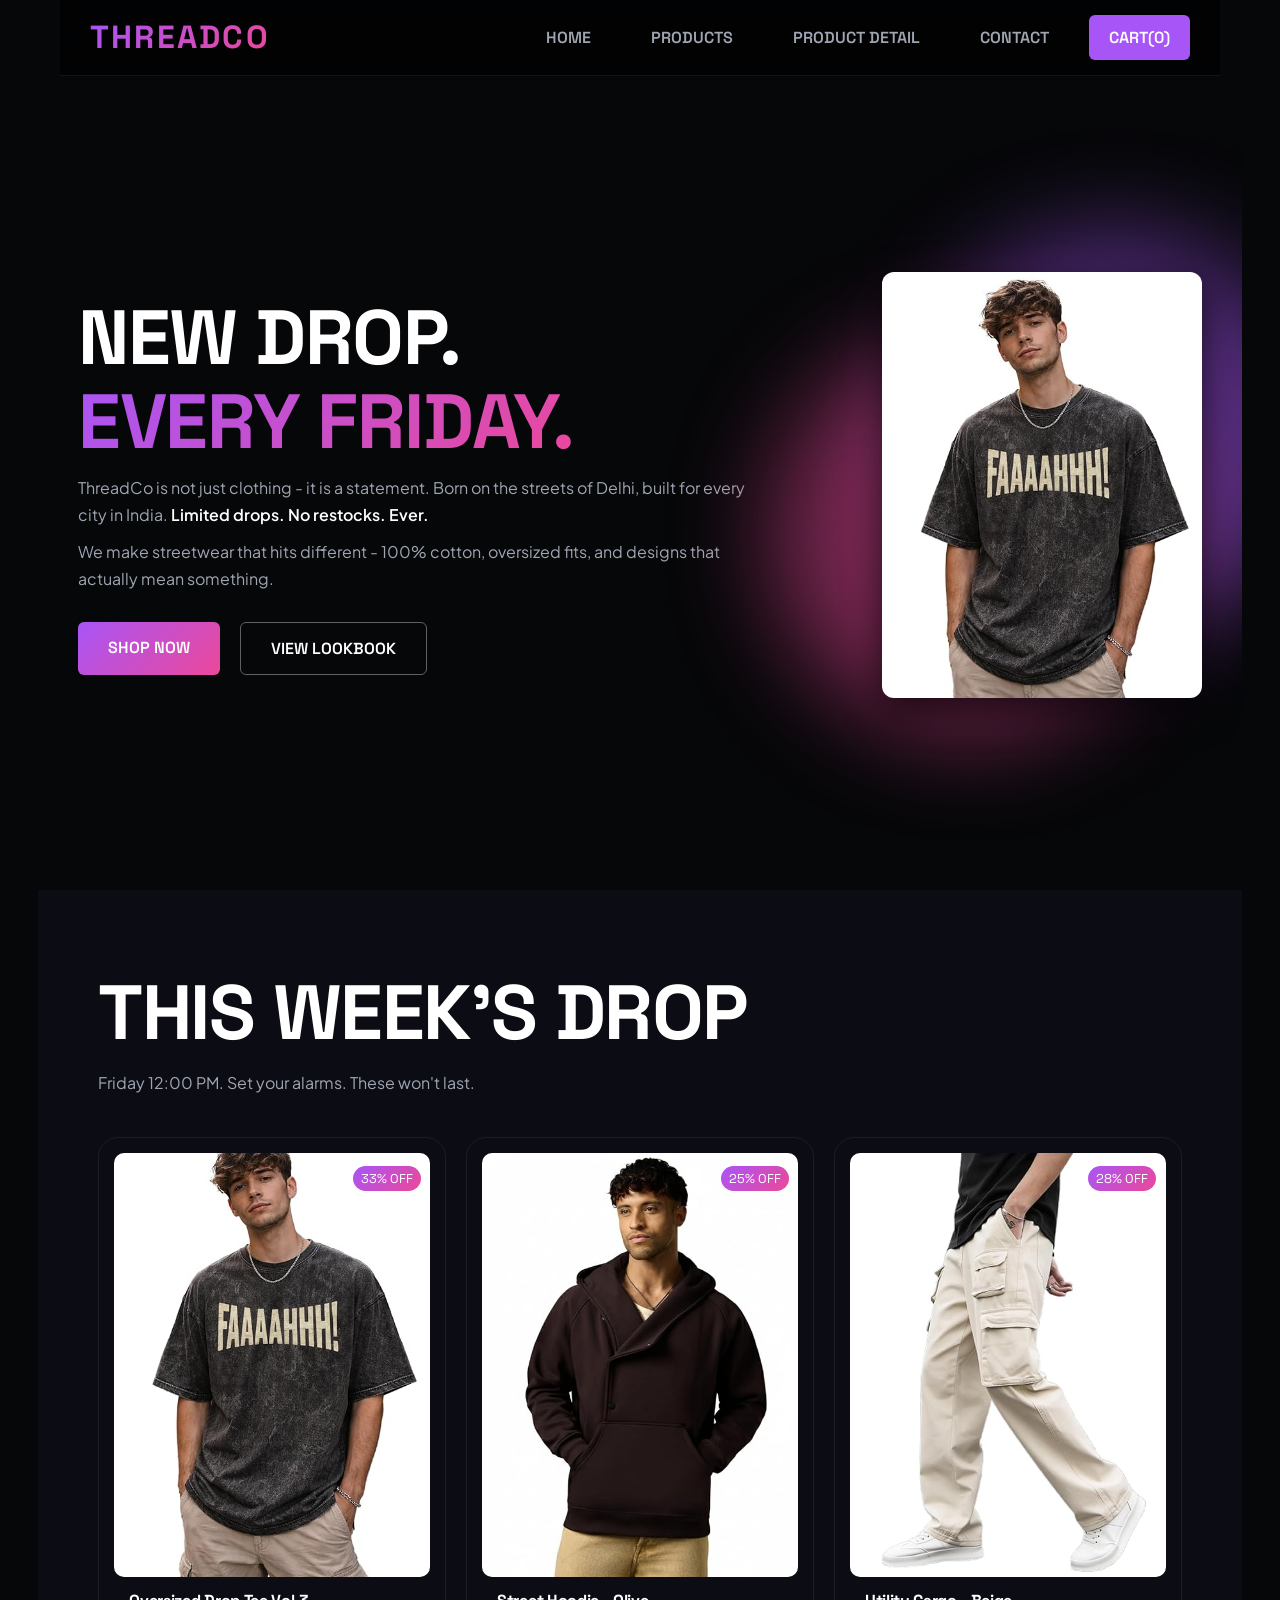
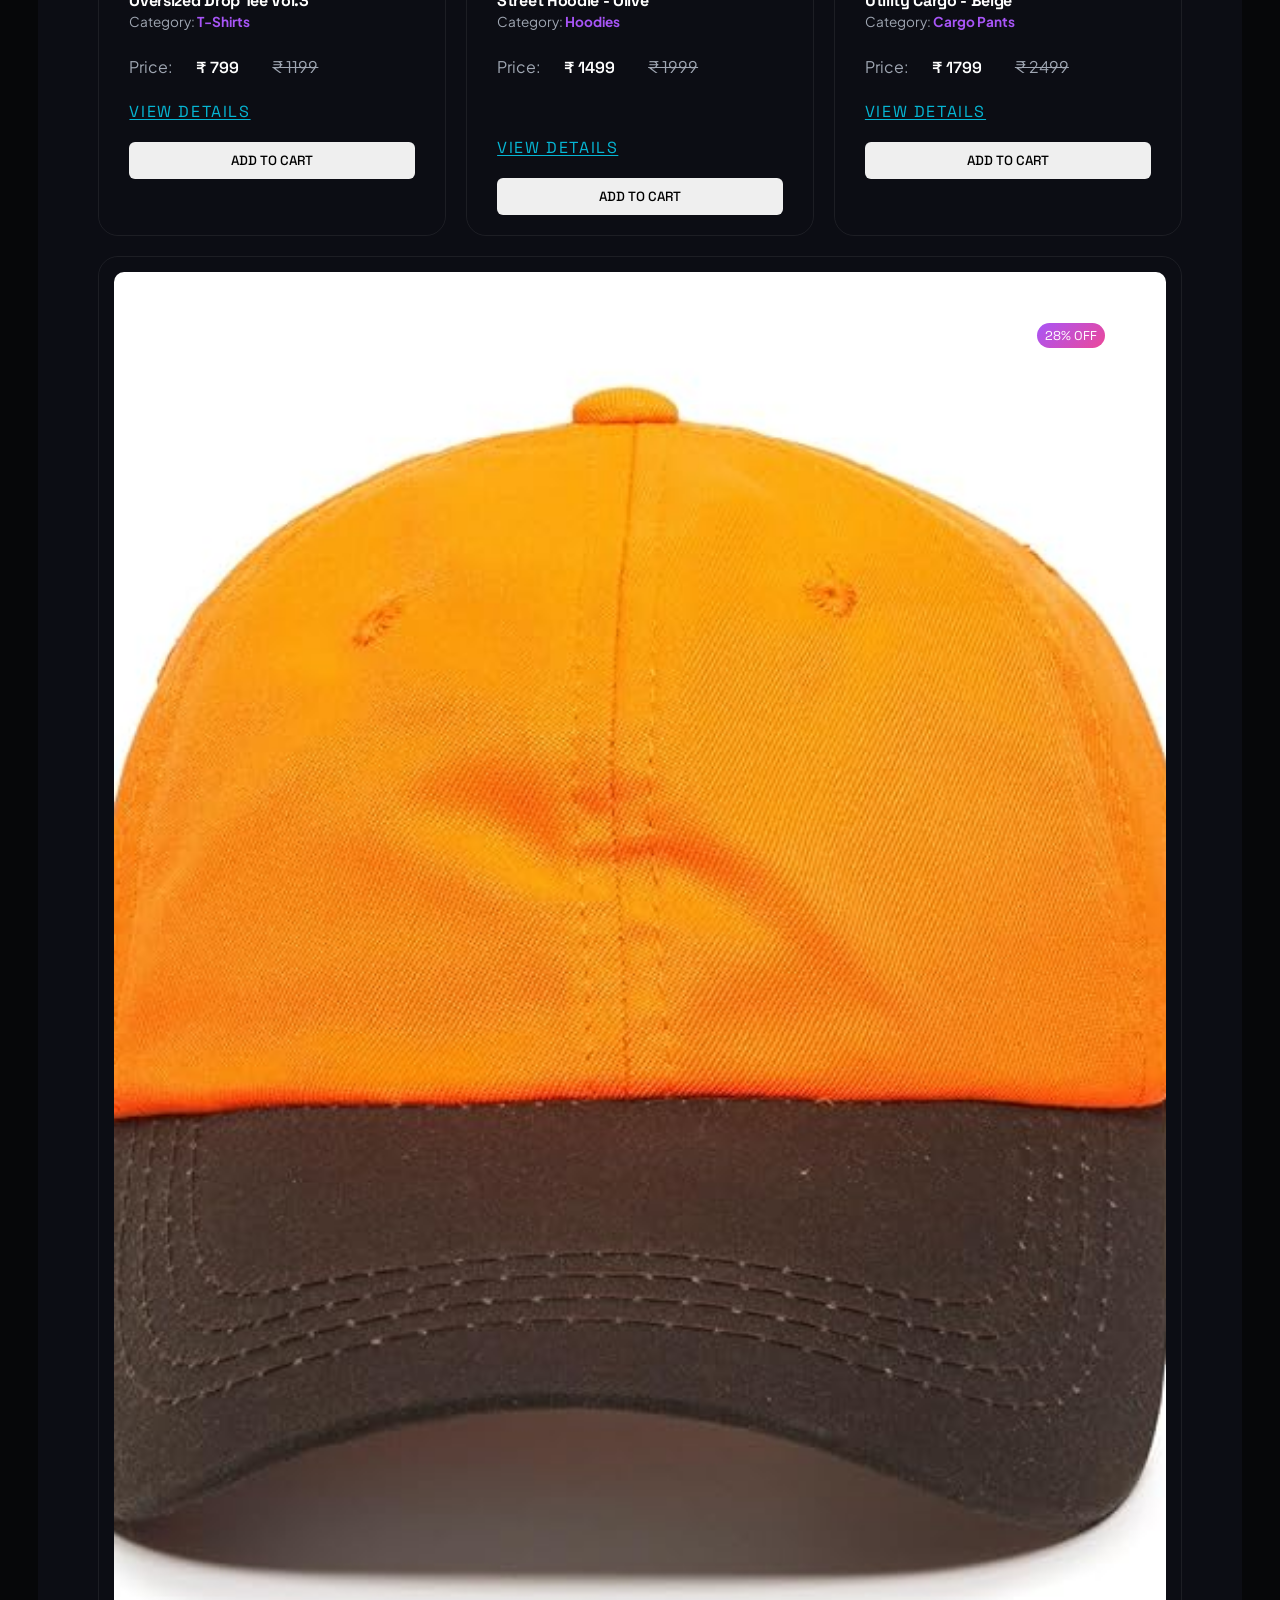
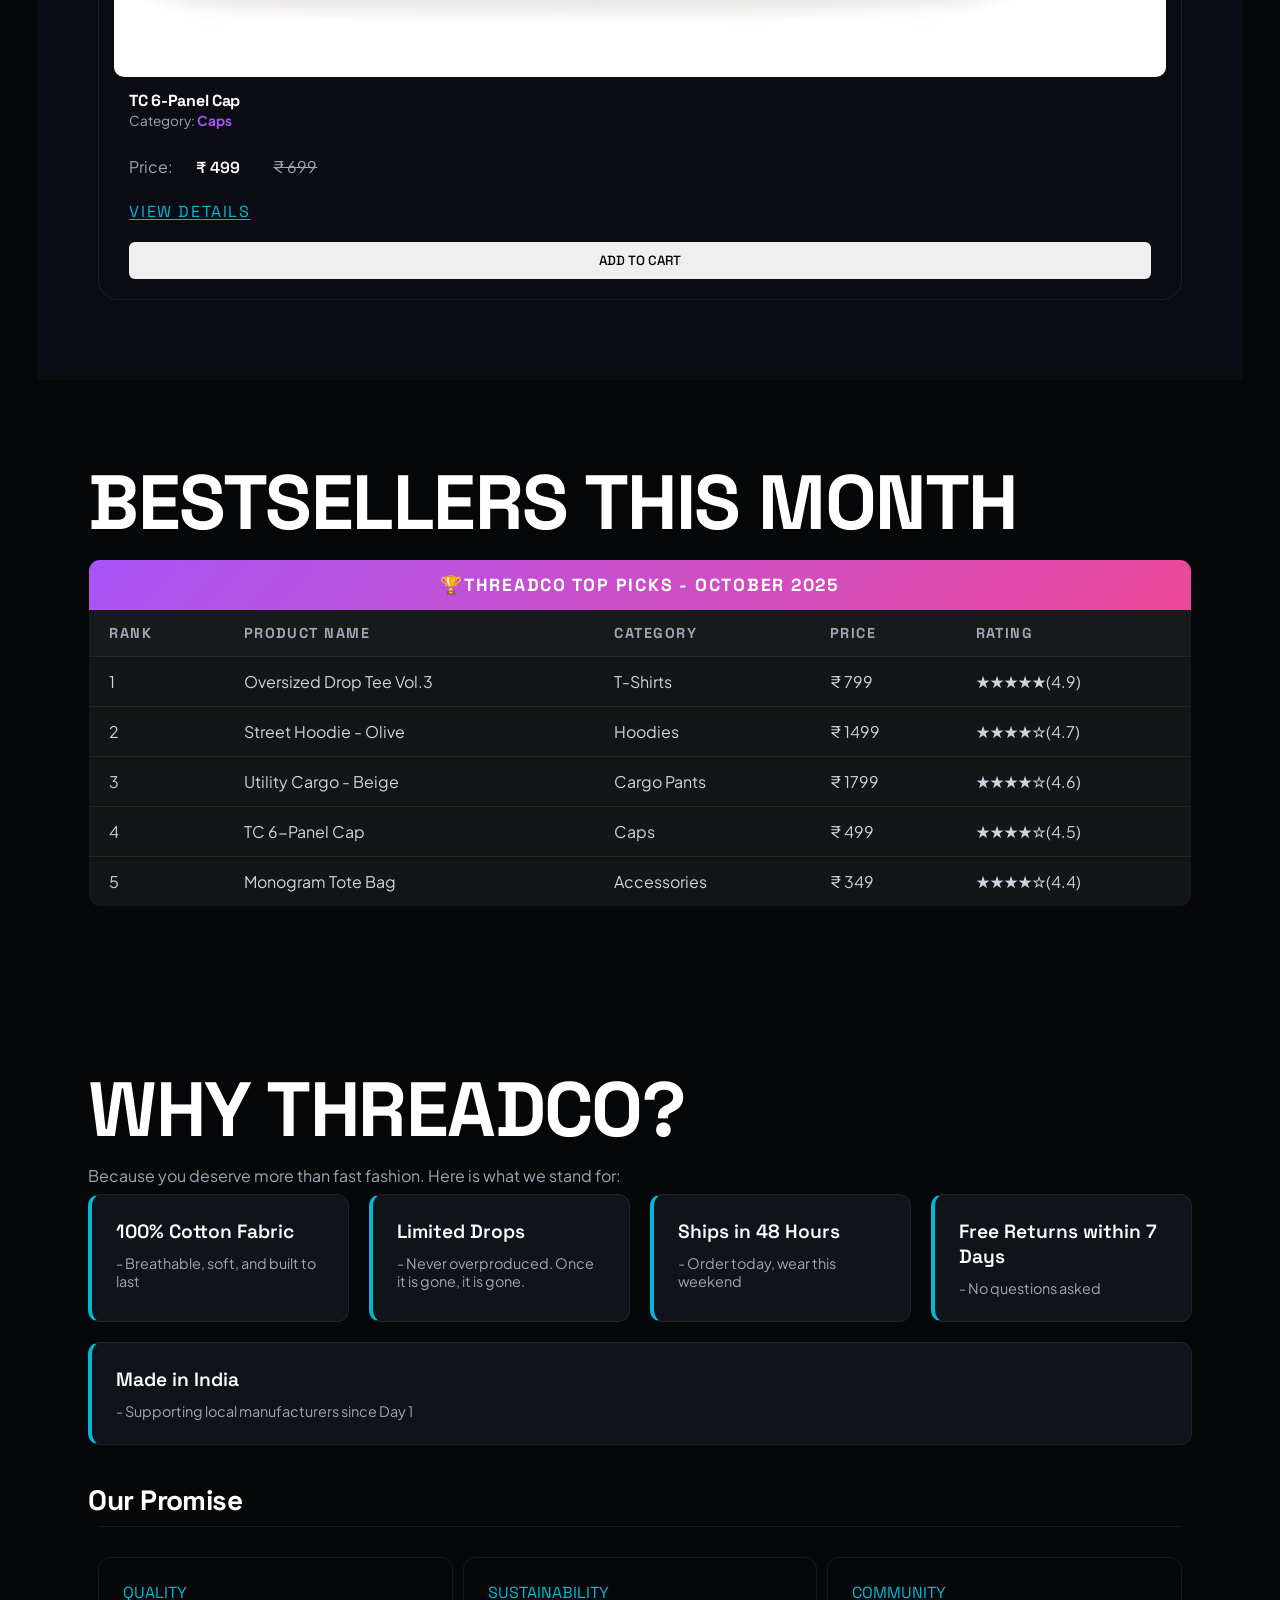
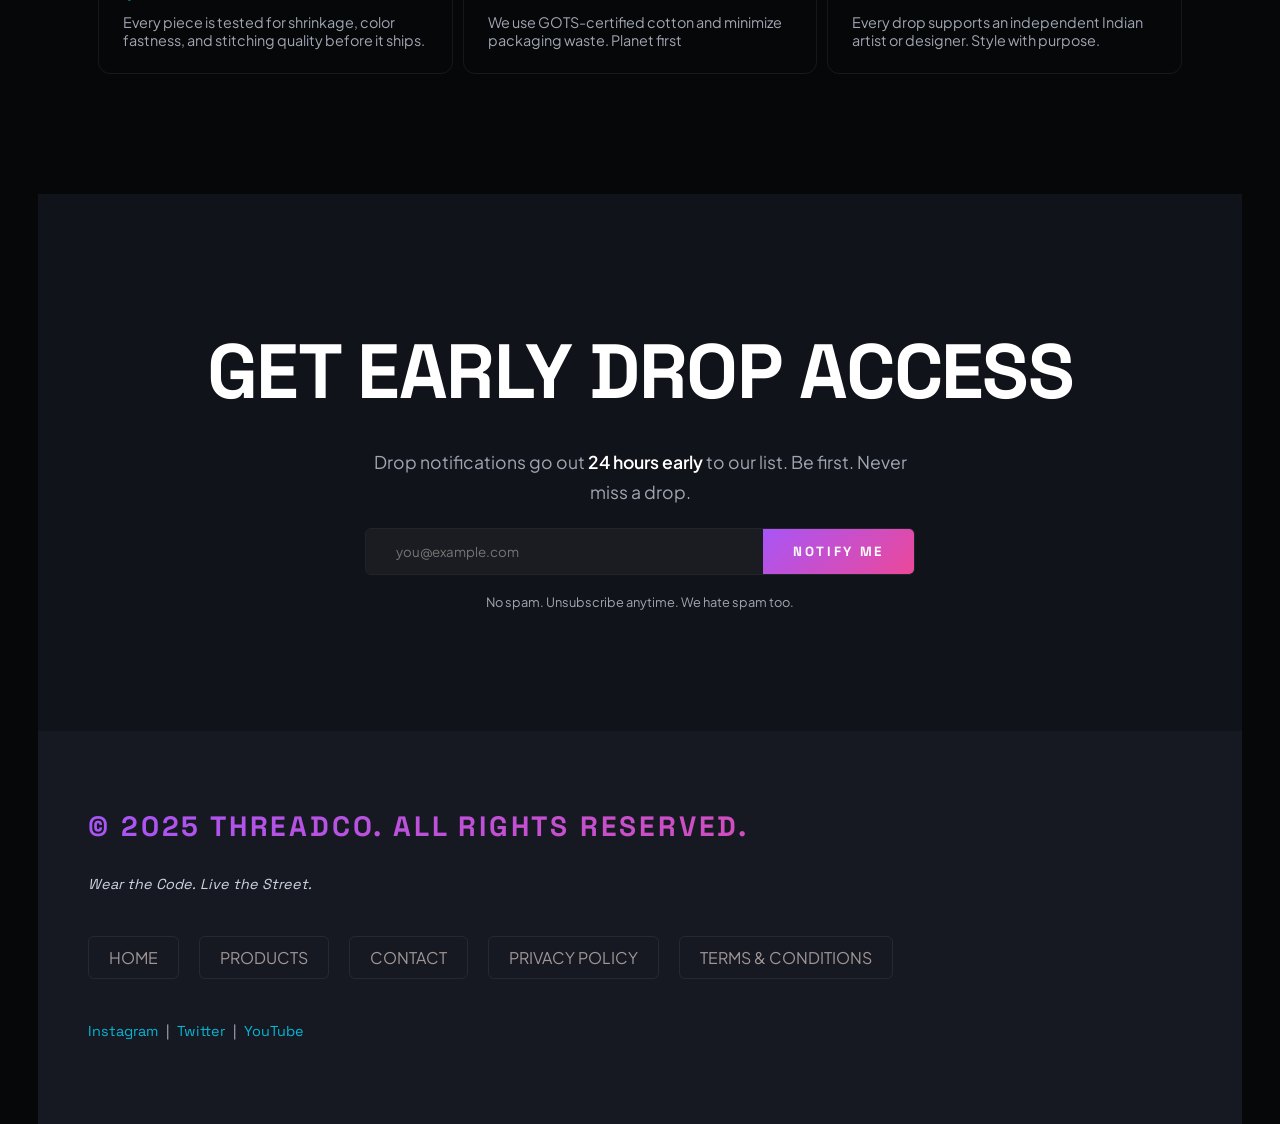
<file: index.html>
<!DOCTYPE html>
<html lang="en">
<head>
    <meta charset="UTF-8">
    <meta name="viewport" content="width=device-width, initial-scale=1.0">
    <title>ThreadCo - Wear the Code. Live the Street.</title>
    <link rel="stylesheet" href="style.css">
</head>
<body>
    <header>
            <h1>ThreadCo</h1>
            <nav>
                <ul>
                    <li><a href="index.html">Home</a></li>
                    <li><a href="products.html" target="_blank">Products</a></li>
                    <li><a href="product_detail.html" target="_blank">Product Detail</a></li>
                    <li><a href="contact.html" target="_blank">Contact</a></li>
                    <li><a id="cart"  href="#">Cart(0)</a></li>
                </ul>
            </nav>
    </header>
    
    <main>
        <section id="hero">
            <div class="left-hero">
                <h2>New Drop.<br><span id="gradient-text">Every Friday.</span></h2>
                <p>ThreadCo is not just clothing - it is a statement. Born on the streets of Delhi, built for every city 
                    in India. <strong>Limited drops. No restocks. Ever.</strong></p>
                <p>We make streetwear that hits different - 100% cotton, oversized fits, and designs that actually mean something.</p>
            
                <div id="cta">
                    <a href="products.html" class="btn1">Shop Now</a>
                    <a href="products.html" class="btn2">View Lookbook</a>
                </div>
            </div>

            <div class="right-hero">
                <div class="glow orb1"></div>
                <div class="glow orb2"></div>
                <div class="right-hero-image">
                    <img src="Product 1.jpeg" alt="">
                </div>
            </div>
        
        </section>

        
        <section id="week-drop">
            <h2>This Week's Drop</h2>
            <p>Friday 12:00 PM. Set your alarms. These won't last.</p>
            <div class="cards"> 
                <article>
                    <figure>
                        <img src="Product 1.jpeg" alt="ThreadCo Oversized Drop Tee Vol.3 in Black">
                        <figcaption>Oversized Drop Tee Vol.3</figcaption>
                    </figure>

                    <h3>Oversized Drop Tee Vol.3</h3>
                    <p>Category: <span>T-Shirts</span></p>
                    <p>Price: <strong>&#8377; 799</strong> <s>&#8377; 1199</s></p>
                    <p><mark>33% OFF</mark></p>
                    
                    <a href="product_detail.html">View Details</a>
                    <button>Add to Cart</button>

                </article>
            
                <article>
                    <figure>
                        <img src="product 2.jpg" alt="ThreadCo Street Hoodie in Olive Green">
                        <figcaption>Street Hoodie - Olive</figcaption>
                    </figure>

                    <h3>Street Hoodie - Olive</h3>
                    <p>Category: <span>Hoodies</span></p>
                    <p>Price: <strong>&#8377; 1499</strong> <s>&#8377; 1999</s></p>
                    <p><mark>25% OFF</mark></p>
                    <br><br>
                    <a href="product_detail.html">View Details</a>
                    <button type="button">Add to Cart</button>
                </article>
                 
                <article>
                    <figure>
                        <img src="product 3.jpg" alt="ThreadCo Cargo Pants in Beige">
                        <figcaption>Utility Cargo - Beige</figcaption>
                    </figure>

                    <h3>Utility Cargo - Beige</h3>
                    <p>Category: <span>Cargo Pants</span></p>
                    <p>Price: <strong>&#8377; 1799</strong> <s>&#8377; 2499</s></p>
                    <p><mark>28% OFF</mark></p>
                    
                    <a href="">View Details</a>
                    <button type="button">Add to Cart</button>
                </article>

                <article>
                    <figure>
                        <img src="product 4.jpg" alt="ThreadCo 6-Panel Cap in Black">
                        <figcaption>TC 6-Panel Cap</figcaption>
                    </figure>

                    <h3>TC 6-Panel Cap</h3>
                    <p>Category: <span>Caps</span></p>
                    <p>Price: <strong>&#8377; 499</strong> <s>&#8377; 699</s></p>
                    <p><mark>28% OFF</mark></p>
        
                    <a href="">View Details</a>
                    <button>Add to Cart</button>
                </article>

            </div>

        </section>
        
        <section class="best-sellers" id="best-sellers-month">
            <h2>Bestsellers This Month</h2>
            <div class="table-scroll">
                <table>
                    <tr>
                        <th colspan="5">&#127942;ThreadCo Top Picks - October 2025</th>
                    </tr>

                    <tr>
                        <th>Rank</th>
                        <th>Product Name</th>
                        <th>Category</th>
                        <th>Price</th>
                        <th>Rating</th>
                    </tr>

                    <tr>
                        <td>1</td>
                        <td>Oversized Drop Tee Vol.3</td>
                        <td>T-Shirts</td>
                        <td>₹ 799</td>
                        <td>&#9733;&#9733;&#9733;&#9733;&#9733;(4.9)</td>
                    </tr>
                        
                    <tr>
                        <td>2</td>
                        <td>Street Hoodie - Olive</td>
                        <td>Hoodies</td>
                        <td>₹ 1499</td>
                        <td>&#9733;&#9733;&#9733;&#9733;&#9734;(4.7)</td>
                    </tr>

                    <tr>
                        <td>3</td>
                        <td>Utility Cargo - Beige</td>
                        <td>Cargo Pants</td>
                        <td>₹ 1799</td>
                        <td>&#9733;&#9733;&#9733;&#9733;&#9734;(4.6)</td>
                    </tr>

                    <tr>
                        <td>4</td>
                        <td>TC 6-Panel Cap</td>
                        <td>Caps</td>
                        <td>₹ 499</td>
                        <td>&#9733;&#9733;&#9733;&#9733;&#9734;(4.5)</td>
                    </tr>

                    <tr>
                        <td>5</td>
                        <td>Monogram Tote Bag</td>
                        <td>Accessories</td>
                        <td>₹ 349</td>
                        <td>&#9733;&#9733;&#9733;&#9733;&#9734;(4.4)</td>
                    </tr>
                </table>
            </div>
        </section>
        
        <section id="why-threadco">
            <h2>Why ThreadCo?</h2>
            <p>Because you deserve more than fast fashion. Here is what we stand for:</p>
            <ul>
                <li><strong>100% Cotton Fabric</strong> - Breathable, soft, and built to last</li>
                <li><strong>Limited Drops</strong> - Never overproduced. Once it is gone, it is gone.</li>
                <li><strong>Ships in 48 Hours</strong> - Order today, wear this weekend</li>
                <li><strong>Free Returns within 7 Days</strong> - No questions asked</li>
                <li><strong>Made in India</strong> - Supporting local manufacturers since Day 1</li>
            </ul>

            <h3>Our Promise</h3>

            <dl>
                <section>
                     <dt>Quality</dt>
                    <dd>Every piece is tested for shrinkage, color fastness, and stitching quality before it ships.</dd>
                </section>

                <section>
                    <dt>Sustainability</dt>
                    <dd>We use GOTS-certified cotton and minimize packaging waste. Planet first</dd>
                </section>
                
                <section>
                    <dt>Community</dt>
                    <dd>Every drop supports an independent Indian artist or designer. Style with purpose.</dd>     
                </section>
            </dl>
        </section>
        
        <section id="get-early">
            <h2>Get Early Drop Access</h2>
            <p>Drop notifications go out <strong>24 hours early</strong> to our list. Be first. Never miss a drop.</p>

            <form action="">
                <!-- <label for="em">Your Email:</label> -->
                <input type="email" id="email" name="email" placeholder="you@example.com">
                <button type="submit">Notify Me</button>
            </form>
            <br>
            <small>No spam. Unsubscribe anytime. We hate spam too.</small>
        </section>
    </main>

    <footer id="footer">
        <h3>&copy; 2025 ThreadCo. All rights reserved.</h3>
        <p><em>Wear the Code. Live the Street.</em></p>

       <nav>
            <ul>
                <li><a href="index.html">Home</a></li>
                <li><a href="products.html">Products</a></li>
                <li><a href="contact.html">Contact</a></li>
                <li><a href="#">Privacy Policy</a></li>
                <li><a href="#">Terms &amp; Conditions</a></li>
            </ul>
       </nav>
        
       <p> 
            <a href="https://instagram.com" target="_blank">Instagram</a>
            &nbsp;|&nbsp;
            <a href="https://twitter.com" target="_blank">Twitter</a>
            &nbsp;|&nbsp;
            <a href="https://youtube.com" target="_blank">YouTube</a>
       </p>
    </footer>
</body>
</html>
</file>
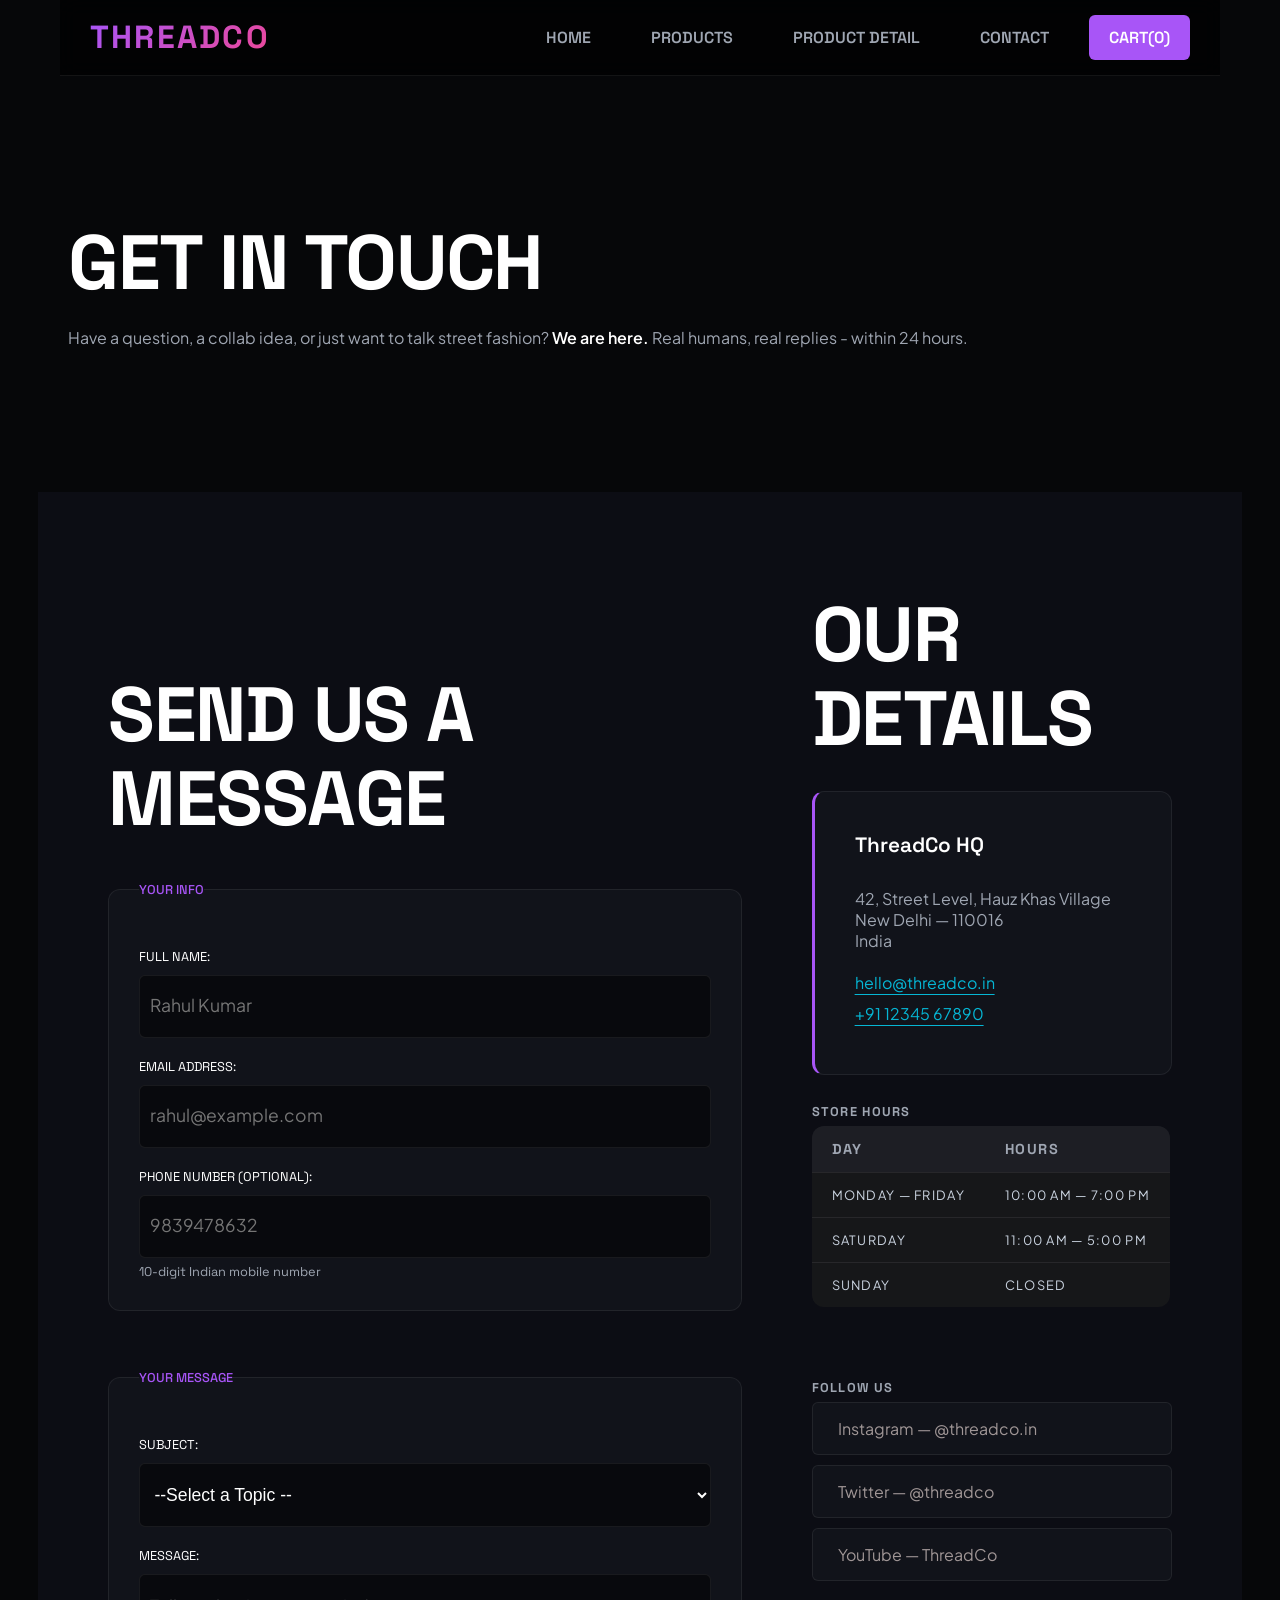
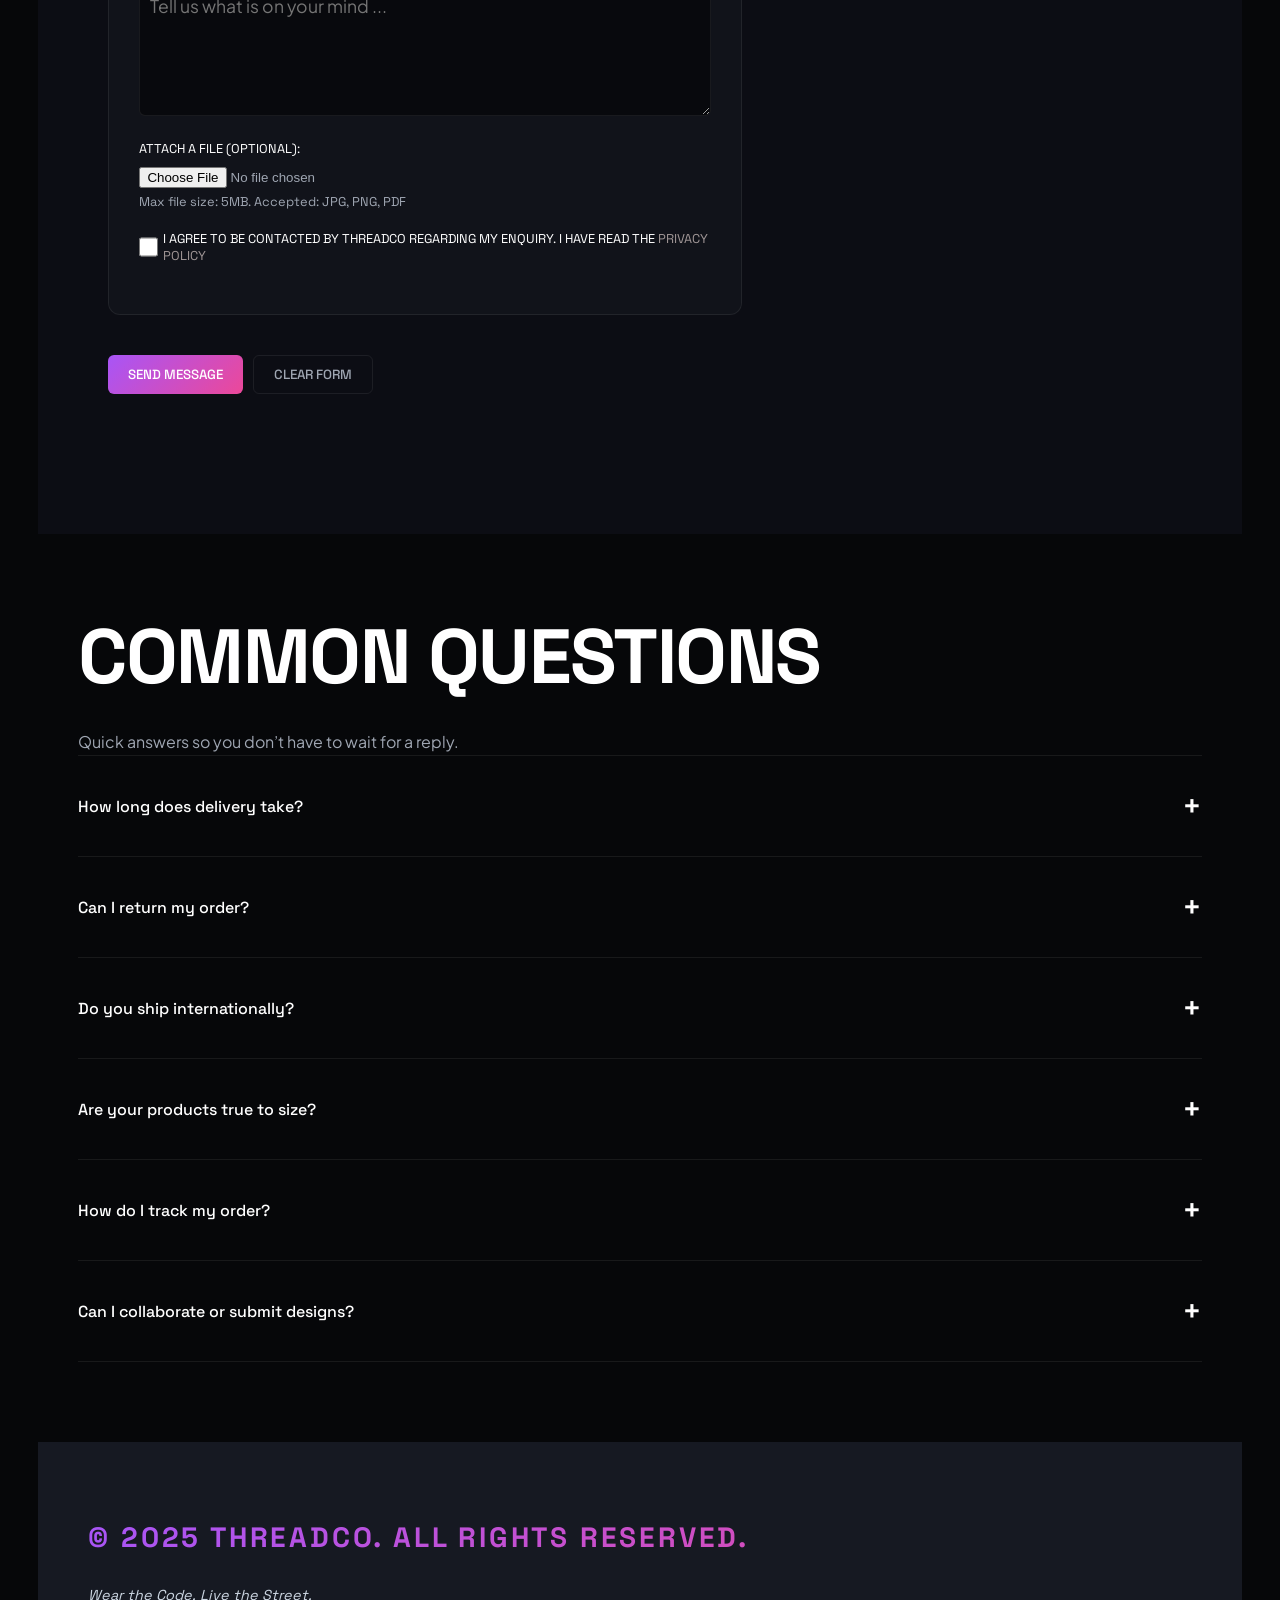
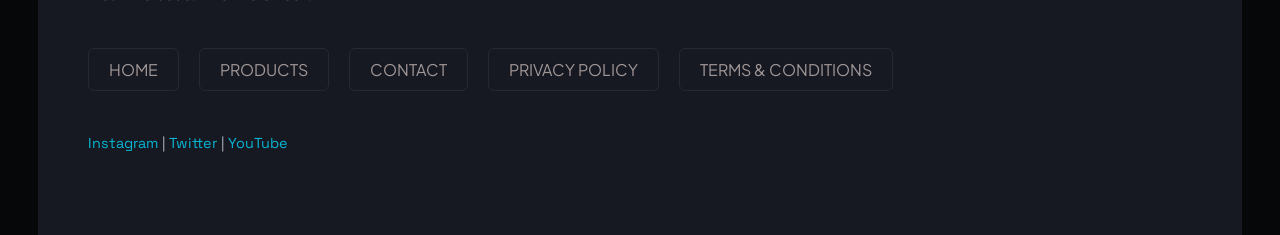
<file: contact.html>
<!DOCTYPE html>
<html lang="en">
<head>
    <meta charset="UTF-8">
    <meta name="viewport" content="width=device-width, initial-scale=1.0">
    <title>Contact - ThreadCo</title>
    <link rel="stylesheet" href="style.css">
</head>
<body>
     <header>
            <h1>ThreadCo</h1>
            <!-- <p><em>Wear the Code. Live the Street.</em></p> -->
            <nav>
                <ul>
                    <li><a href="index.html">Home</a></li>
                    <li><a href="products.html" target="_blank">Products</a></li>
                    <li><a href="product_detail.html" target="_blank">Product Detail</a></li>
                    <li><a href="contact.html" target="_blank">Contact</a></li>
                    <li><a id="cart"  href="#">Cart(0)</a></li>
                </ul>
            </nav>
    </header>

    <main>

        <section class="get-in-touch">
            <h2>Get In Touch</h2>
            <p>Have a question, a collab idea, or just want to talk street fashion? <strong>We are here.</strong> Real humans, real replies - within 24 hours.</p>
        </section>
        
        <div class="details">
            
            <section class="send-us-message">
            <h2>Send Us a Message</h2>
            <form action="https://www.google.com" target="_blank">
                <fieldset>
                    <legend>Your Info</legend>

                    <label for="name">Full Name: </label>
                    <input type="text" id="name" placeholder="Rahul Kumar">
                    
                    
                    <label for="em">Email Address: </label>
                    <input type="email" id="em" placeholder="rahul@example.com">
                    
                    
                    <label for="ph">Phone Number (optional): </label>
                    <input type="tel" id="ph" placeholder="9839478632">
                    <small>10-digit Indian mobile number</small>
                    
                </fieldset>
                <br>
                <fieldset>
                    <legend>Your Message</legend>
                    <label for="sub">Subject: </label>
                    <select name="topic" id="sub">
                        <option value="">--Select a Topic --</option>
                        <option value="">Order Issue</option>
                        <option value="">Return / Refund</option>
                        <option value="">Collaboration / Partnership</option>
                        <option value="">Wholesale Enquiry</option>
                        <option value="">General Query</option>
                    </select>
                    <label for="mess">Message:</label>
                    <textarea name="message" id="mess" rows="5" cols="50" placeholder="Tell us what is on your mind ..."></textarea>
                    <label for="file">Attach a File (optional):</label>
                    <input type="file" id="file">
                    <small>Max file size: 5MB. Accepted: JPG, PNG, PDF</small>
                    
                    <div class="consent">
                        <input type="checkbox" id="ch">
                        <label for="ch">I agree to be contacted by ThreadCo regarding my enquiry. I have read the <a href="">Privacy Policy</a></label>
                    </div>
                </fieldset>
                
                <div class="contact-btns">
                    <button type="submit">Send Message</button>
                    <button type="reset">Clear Form</button>
                </div>
            </form>
            </section>

            <section class="our-details">
                <h2>Our Details</h2>
                <address>
                <strong>ThreadCo HQ</strong>
                <br>42, Street Level, Hauz Khas Village
                <br>New Delhi — 110016
                <br>India
                <br><br>
                <a href="mailto:hello@threadco.in">hello@threadco.in</a>
                <br>
                <a href="tel:+91 12345 67890">+91 12345 67890</a>
                </address>
            
            <div>
                <h3>Store Hours</h3>
                <div class="table-scroll">
                    <table>
                <tr>
                    <th>Day</th>
                    <th>Hours</th>
                </tr>

                <tr>
                    <td>Monday — Friday</td>
                    <td>10:00 AM — 7:00 PM</td>
                </tr>

                <tr>
                    <td>Saturday</td>
                    <td>11:00 AM — 5:00 PM</td>
                </tr>

                <tr>
                    <td>Sunday</td>
                    <td>Closed</td>
                </tr>
                    </table>
                 </div>
            </div>
            
            <div>
                <h3>Follow Us</h3>
                <ul>
                <li><a href="https://www.instagram.com" target="_blank">Instagram — @threadco.in</a></li>
                <li><a href="https://www.x.com" target="_blank">Twitter — @threadco</a></li>
                <li><a href="https://www.youtube.com" target="_blank">YouTube — ThreadCo</a></li>
                </ul>
            </div>
        </section>

        </div>
        <section class="common-questions">
            <h2>Common Questions</h2>
            <p>Quick answers so you don’t have to wait for a reply.</p>

            <details>
                <summary>How long does delivery take?</summary>
                <p>We ship within <strong>48 hours</strong> of order confirmation. Standard delivery takes <strong>3—5 business days</strong> across India. Express delivery (1—2 days) is available at checkout for select pin codes for delivery.</p>
            </details>

            <details>
                <summary>Can I return my order?</summary>
                <p>Yes! We offer <strong>free returns within 7 days of delivery.</strong> The item must be unworn, unwashed, and in its original packaging with all tags attached. Initiate your return from the Orders section of your account.</p>           
            </details>

            <details>
                <summary>Do you ship internationally?</summary>
                <p><strong>Not yet</strong> — but we’re working on it. International shipping is planned for early 2026. Sign up for our newsletter to get notified first.</p>
            </details>

            <details>
                <summary>Are your products true to size?</summary>
                <p>ThreadCo tees and hoodies are <strong>oversized by design.</strong> If you prefer a more fitted look, we recommend sizing down. Check the <a href="">Size Guide</a> on any product page for exact measurements.</p>
            </details>

            <details>
                <summary>How do I track my order?</summary>
                <p>Once your order ships, you will receive a tracking link via SMS and email. You can also track your order by entering your order ID on our <a href="">Order Tracking page.</a></p>
            </details>

            <details>
                <summary>Can I collaborate or submit designs?</summary>
                <p>Absolutely. ThreadCo works with independent Indian artists on every drop. If you have a design concept or want to collab, reach out via the form above and select <strong>“Collaboration / Partnership” </strong>as the subject. We read every single message.</p>
            </details>
        </section>

    </main>
    
    <footer id="footer">
        <h3>&copy; 2025 ThreadCo. All rights reserved.</h3>
        <p><em>Wear the Code. Live the Street.</em></p>

       <nav>
             <ul>
            <li><a href="">Home</a></li>
            <li><a href="">Products</a></li>
            <li><a href="">Contact</a></li>
            <li><a href="">Privacy Policy</a></li>
            <li><a href="">Terms & Conditions</a></li>
        </ul>
       </nav>
        <p><a href="">Instagram</a> | <a href="">Twitter</a> | <a href="">YouTube</a></p>
    </footer>
    
</body>
</html>
</file>
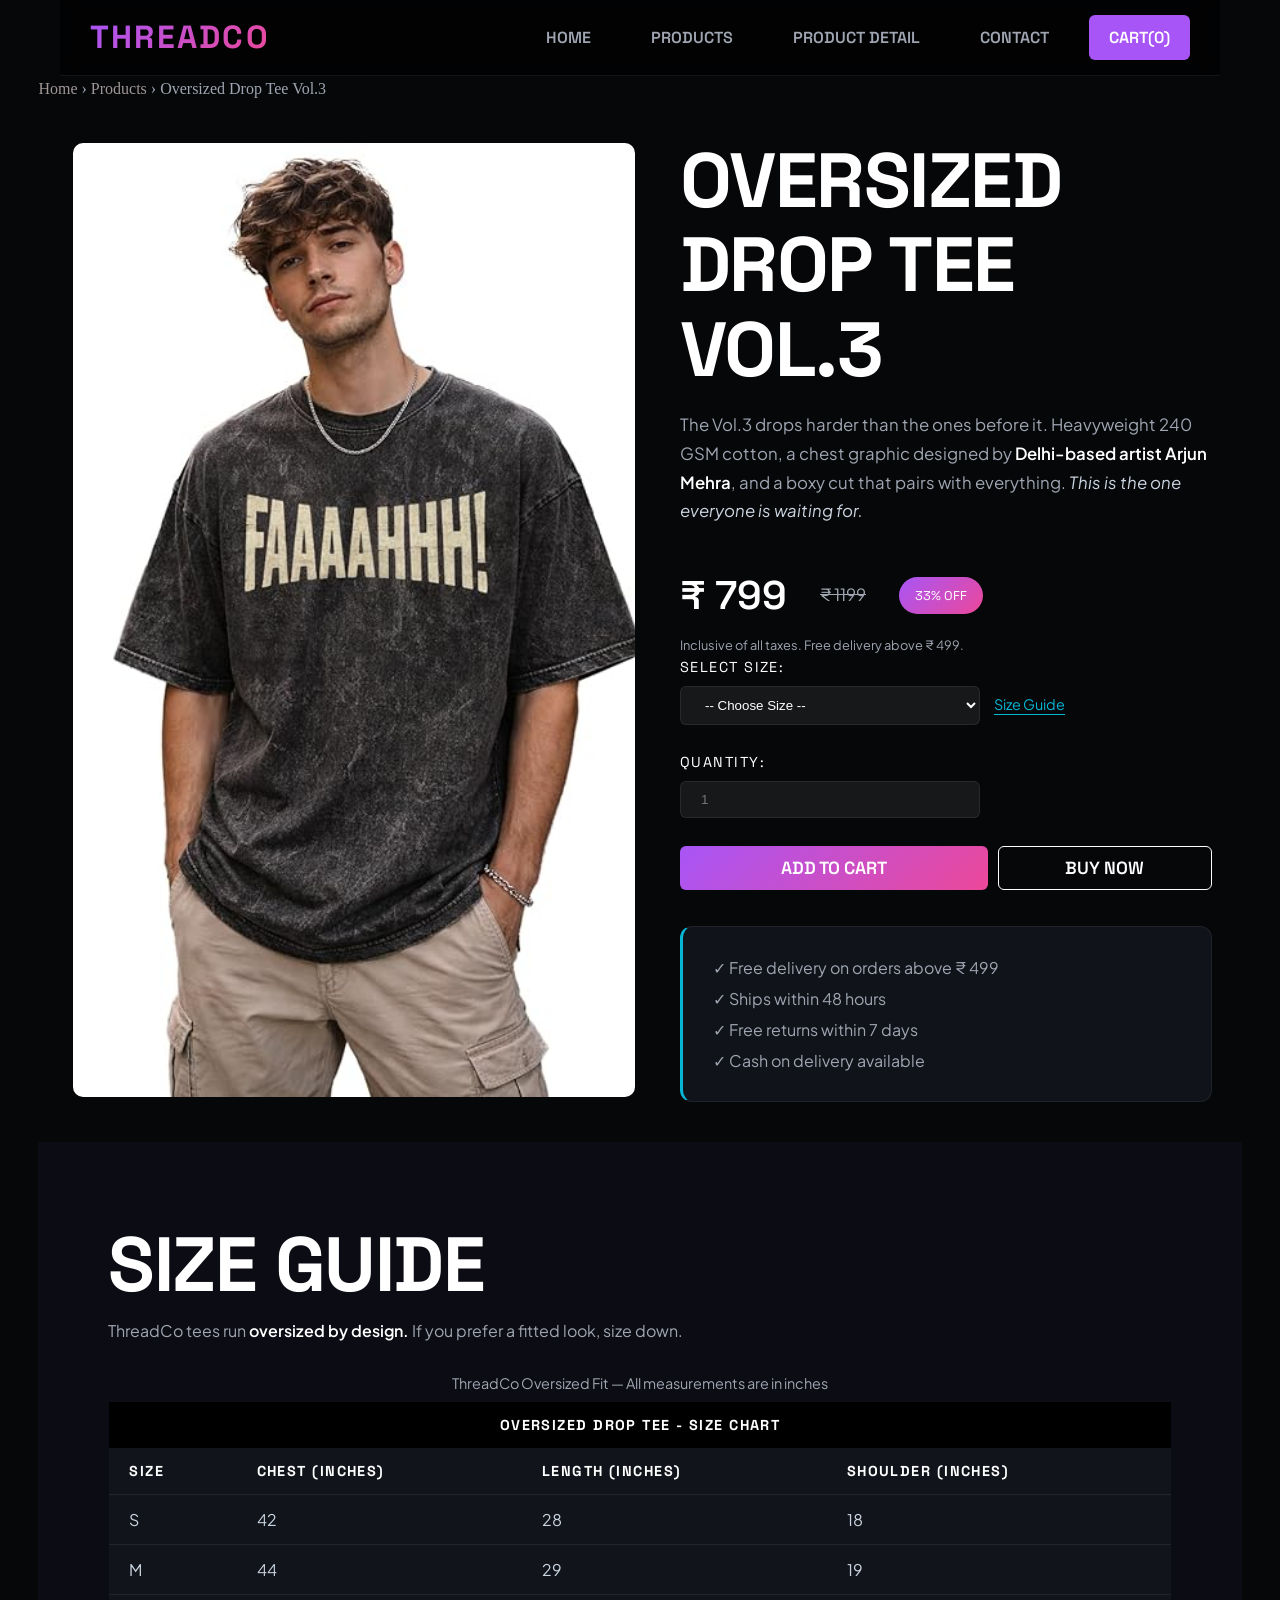
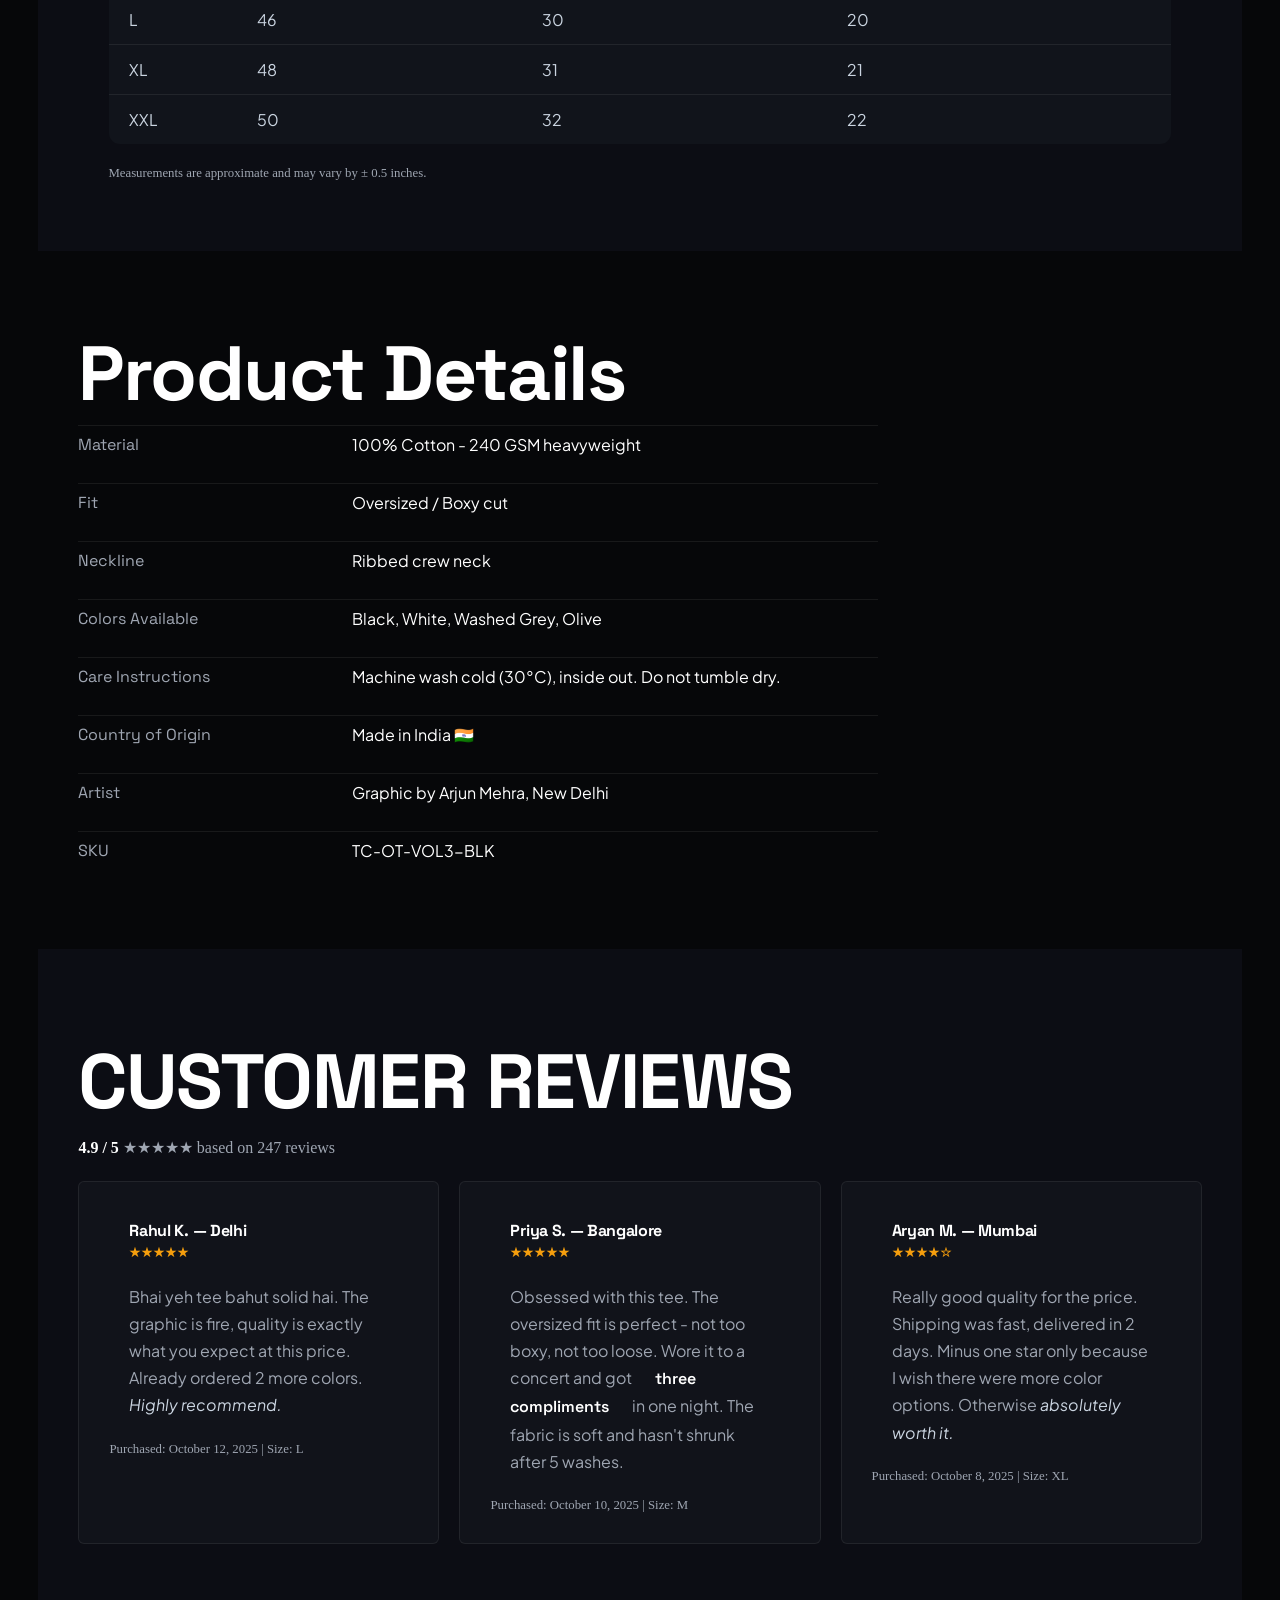
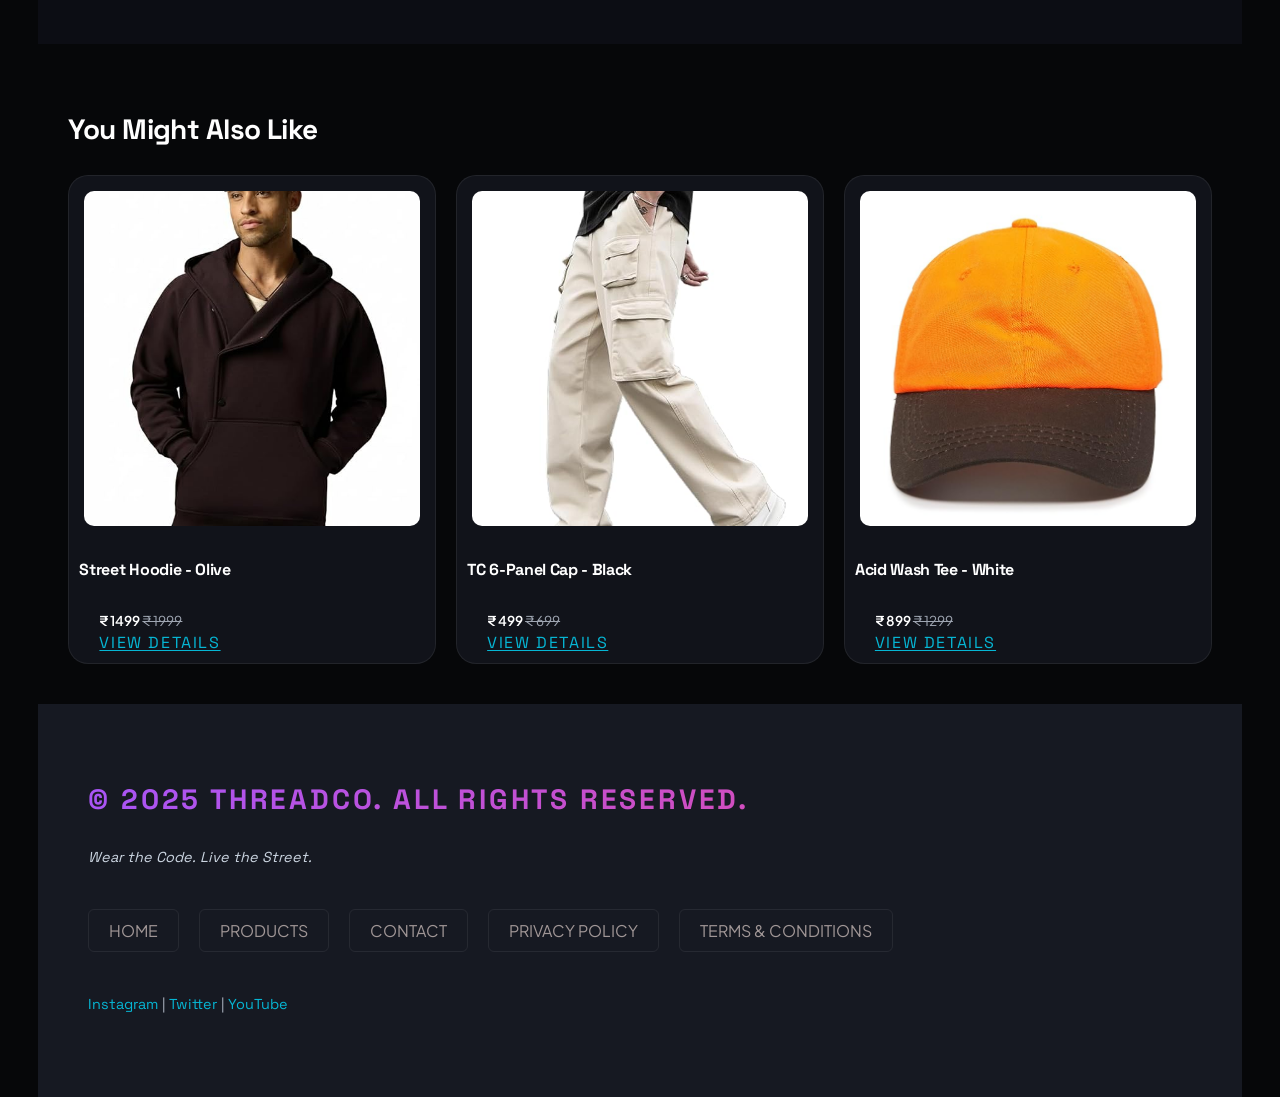
<file: product_detail.html>
<!DOCTYPE html>
<html lang="en">
<head>
    <meta charset="UTF-8">
    <meta name="viewport" content="width=device-width, initial-scale=1.0">
    <title>Oversized Drop Tee Vol.3 - ThreadCo</title>
    <link rel="stylesheet" href="style.css">
</head>
<body>
     <header>
            <h1>ThreadCo</h1>
            <!-- <p><em>Wear the Code. Live the Street.</em></p> -->
            <nav>
                <ul>
                    <li><a href="index.html">Home</a></li>
                    <li><a href="products.html" target="_blank">Products</a></li>
                    <li><a href="product_detail.html" target="_blank">Product Detail</a></li>
                    <li><a href="contact.html" target="_blank">Contact</a></li>
                    <li><a id="cart"  href="#">Cart(0)</a></li>
                </ul>
            </nav>
    </header>
    
    <main>
        <nav aria-label="breadcumb">
            <a href="index.html">Home</a>
            &rsaquo;
            <a href="products.html">Products</a> 
            &rsaquo;
            Oversized Drop Tee Vol.3
        </nav>

        <section id="product-detail">
            <figure>
                <img src="Product 1.jpeg" alt="">
                <figcaption>Oversized Drop Tee Vol.3 - Black Colorway</figcaption>
            </figure>
            <div class="product-detail-left">
                <h2>Oversized Drop Tee Vol.3</h2>
                <p>The Vol.3 drops harder than the ones before it. Heavyweight 240 GSM cotton,
                a chest graphic designed by <strong>Delhi-based artist Arjun Mehra</strong>,
                and a boxy cut that pairs with everything.
                <em>This is the one everyone is waiting for.</em> 
                </p>
                <br><br>
                <p><strong>&#8377; 799</strong>
                &nbsp;
                <s>&#8377; 1199</s>
                &nbsp;
                <mark>33% OFF</mark>
                </p>

                <p><small>Inclusive of all taxes. Free delivery above &#8377; 499.</small></p>
            
                <label for="size">Select Size: </label>
                <select name="size" id="size">
                    <option value="">-- Choose Size --</option>
                    <option value="">S</option>
                    <option value="">M</option>
                    <option value="">L</option>
                    <option value="">XL</option>
                    <option value="">XXL</option>
                </select>
                <a href="">Size Guide</a>
                <br><br>
                <label for="qty">Quantity: </label>
                <input type="number" id="qty" min="1" name="min" placeholder="1">
                <br><br>

            <div class="product-detail-btns">
                <button type="submit">Add To Cart</button>
                <button type="submit">Buy Now</button>
            </div>
            <br><br>
            <ul>
                <li>&#10003; Free delivery on orders above ₹ 499</li>
                <li>&#10003; Ships within 48 hours</li>
                <li>&#10003; Free returns within 7 days</li>
                <li>&#10003; Cash on delivery available</li>
            </ul>
            </div>
        </section>

        <section id="size-chart" class="best-sellers">
            <h2>Size Guide</h2>
            <p>ThreadCo tees run <strong>oversized by design.</strong> If you prefer a fitted look, size down.</p>
            <div class="table-scroll">
                <table>
                <caption>ThreadCo Oversized Fit &mdash; All measurements are in inches</caption>
                <tr>
                    <th colspan="4">Oversized Drop Tee - Size Chart</th>
                </tr>
                <tr>
                    <th>Size</th>
                    <th>Chest (inches) </th>
                    <th>Length (inches)	</th>
                    <th>Shoulder (inches)</th>
                </tr>

                <tr>
                    <td>S</td>
                    <td>42</td>
                    <td>28</td>
                    <td>18</td>
                </tr>
                <tr>
                    <td>M</td>
                    <td>44</td>
                    <td>29</td>
                    <td>19</td>
                </tr>
                <tr>
                    <td>L</td>
                    <td>46</td>
                    <td>30</td>
                    <td>20</td>
                </tr>
                <tr>
                    <td>XL</td>
                    <td>48</td>
                    <td>31</td>
                    <td>21</td>
                </tr>
                <tr>
                    <td>XXL</td>
                    <td>50</td>
                    <td>32</td>
                    <td>22</td>
                </tr>
                </table>
            </div>
            <br>
            <small>Measurements are approximate and may vary by ± 0.5 inches.</small>
        </section>

        <section id="product-details">
            <h2>Product Details</h2>
            <dl>
                <div>
                    <dt>Material</dt>
                    <dd>100% Cotton - 240 GSM heavyweight</dd>
                </div>

                <div>
                    <dt>Fit</dt>
                    <dd>Oversized / Boxy cut</dd>
                </div>

                <div>
                    <dt>Neckline</dt>
                    <dd>Ribbed crew neck</dd>
                </div>

                <div>
                    <dt>Colors Available</dt>
                    <dd>Black, White, Washed Grey, Olive</dd>
                </div>

                <div>
                    <dt>Care Instructions</dt>
                    <dd>Machine wash cold (30°C), inside out. Do not tumble dry.</dd>
                </div>

                <div>
                    <dt>Country of Origin</dt>
                    <dd>Made in India &#127470;&#127475;</dd>
                </div>

                <div>
                    <dt>Artist</dt>
                    <dd>Graphic by Arjun Mehra, New Delhi</dd>
                </div>

                <div>
                    <dt>SKU</dt>
                    <dd>TC-OT-VOL3-BLK</dd>
                </div>
            </dl>
        </section>

        <section class="customer-reviews">
            <h2>Customer Reviews</h2>
            <p>
                <strong>4.9 / 5</strong>
                &#9733;&#9733;&#9733;&#9733;&#9733;
                based on 247 reviews
            </p>

            <div class="customer-reviews-details">
                <article>
                <h3>Rahul K. — Delhi</h3>
                <p>&#9733;&#9733;&#9733;&#9733;&#9733;</p>
                <p>Bhai yeh tee bahut solid hai. The graphic is fire, quality is exactly what you expect at this price. Already ordered 2 more colors. <em>Highly recommend.</em></p>
                <small>Purchased: October 12, 2025  |  Size: L</small>
                </article>
            
                <article>
                <h3>Priya S. — Bangalore</h3>
                <p>&#9733;&#9733;&#9733;&#9733;&#9733;</p>
                <p>Obsessed with this tee. The oversized fit is perfect - not too boxy, not too loose. Wore it to a concert and got <strong>three compliments</strong> in one night. The fabric is soft and hasn't shrunk after 5 washes.</p>
                <small>Purchased: October 10, 2025  |  Size: M</small>
                </article>

                <article>
                <h3>Aryan M. — Mumbai</h3>
                <p>&#9733;&#9733;&#9733;&#9733;&#9734;</p>
                <p>Really good quality for the price. Shipping was fast, delivered in 2 days. Minus one star only because I wish there were more color options. Otherwise <em>absolutely worth it.</em></p>
                <small>Purchased: October 8, 2025  |  Size: XL</small>
                </article>
            </div>

            </section>

        <section class="might-also-like">
            <h3>You Might Also Like</h3>

            <div class="also-like-items">
                <article>
                <figure>
                    <img src="product 2.jpg" alt="">
                    <figcaption>Street Hoodie - Olive</figcaption>
                </figure>
                <h3>Street Hoodie - Olive</h3>
                <p><strong>&#8377; 1499</strong> <s>&#8377; 1999</s></p>
                <a href="">View Details</a>
                </article>

                <article>
                <figure>
                    <img src="product 3.jpg" alt="">
                    <figcaption>TC 6-Panel Cap - Black</figcaption>
                </figure>
                <h3>TC 6-Panel Cap - Black</h3>
                <p><strong>&#8377; 499</strong> <s>&#8377; 699</s></p>
                <a href="">View Details</a>
                </article>
            
                <article>
                <figure>
                    <img src="product 4.jpg" alt="">
                    <figcaption>Acid Wash Tee - White</figcaption>
                </figure>
                <h3>Acid Wash Tee - White</h3>
                <p><strong>&#8377; 899</strong> <s>&#8377; 1299</s></p>
                <a href="">View Details</a>
                </article>
            </div>

            
        </section>
    </main>

    <footer id="footer">
        <h3>&copy; 2025 ThreadCo. All rights reserved.</h3>
        <p><em>Wear the Code. Live the Street.</em></p>

       <nav>
             <ul>
            <li><a href="">Home</a></li>
            <li><a href="">Products</a></li>
            <li><a href="">Contact</a></li>
            <li><a href="">Privacy Policy</a></li>
            <li><a href="">Terms & Conditions</a></li>
        </ul>
       </nav>
        <p><a href="">Instagram</a> | <a href="">Twitter</a> | <a href="">YouTube</a></p>
    </footer>
    
</body>
</html>
</file>
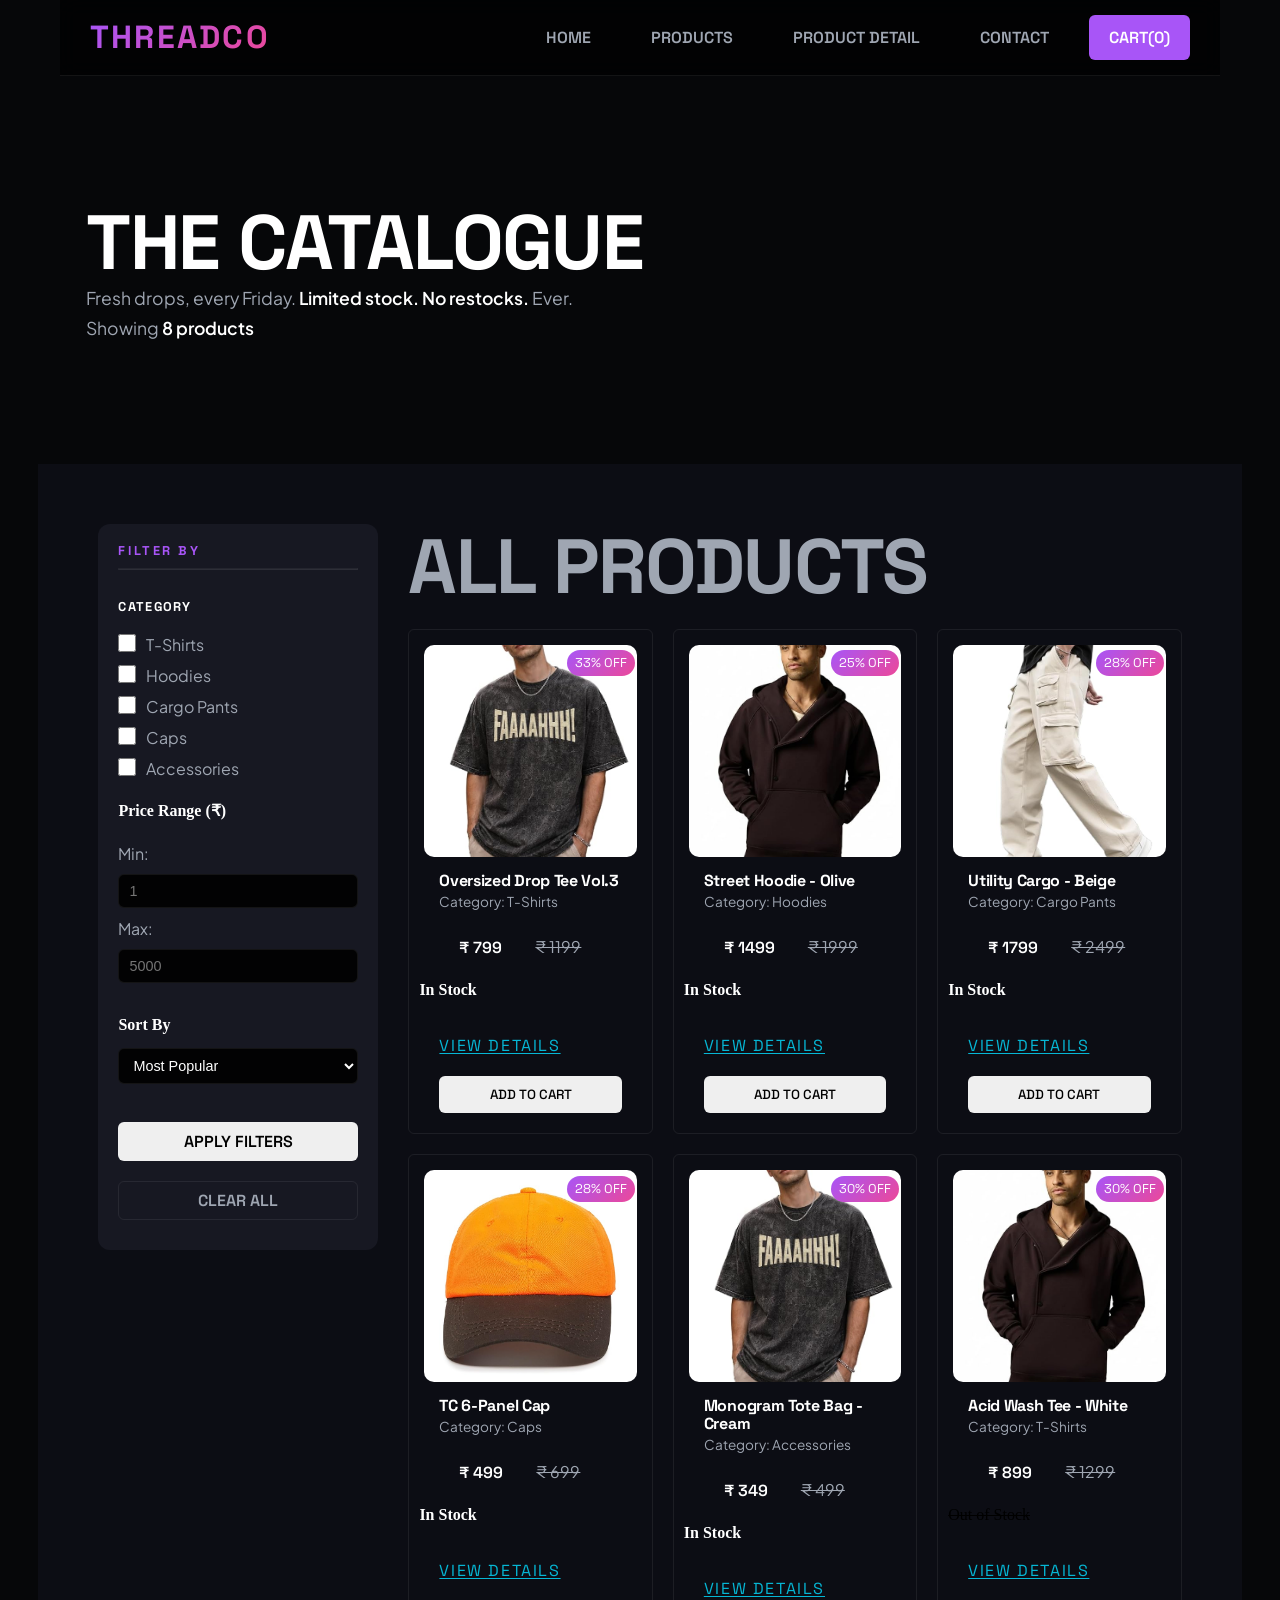
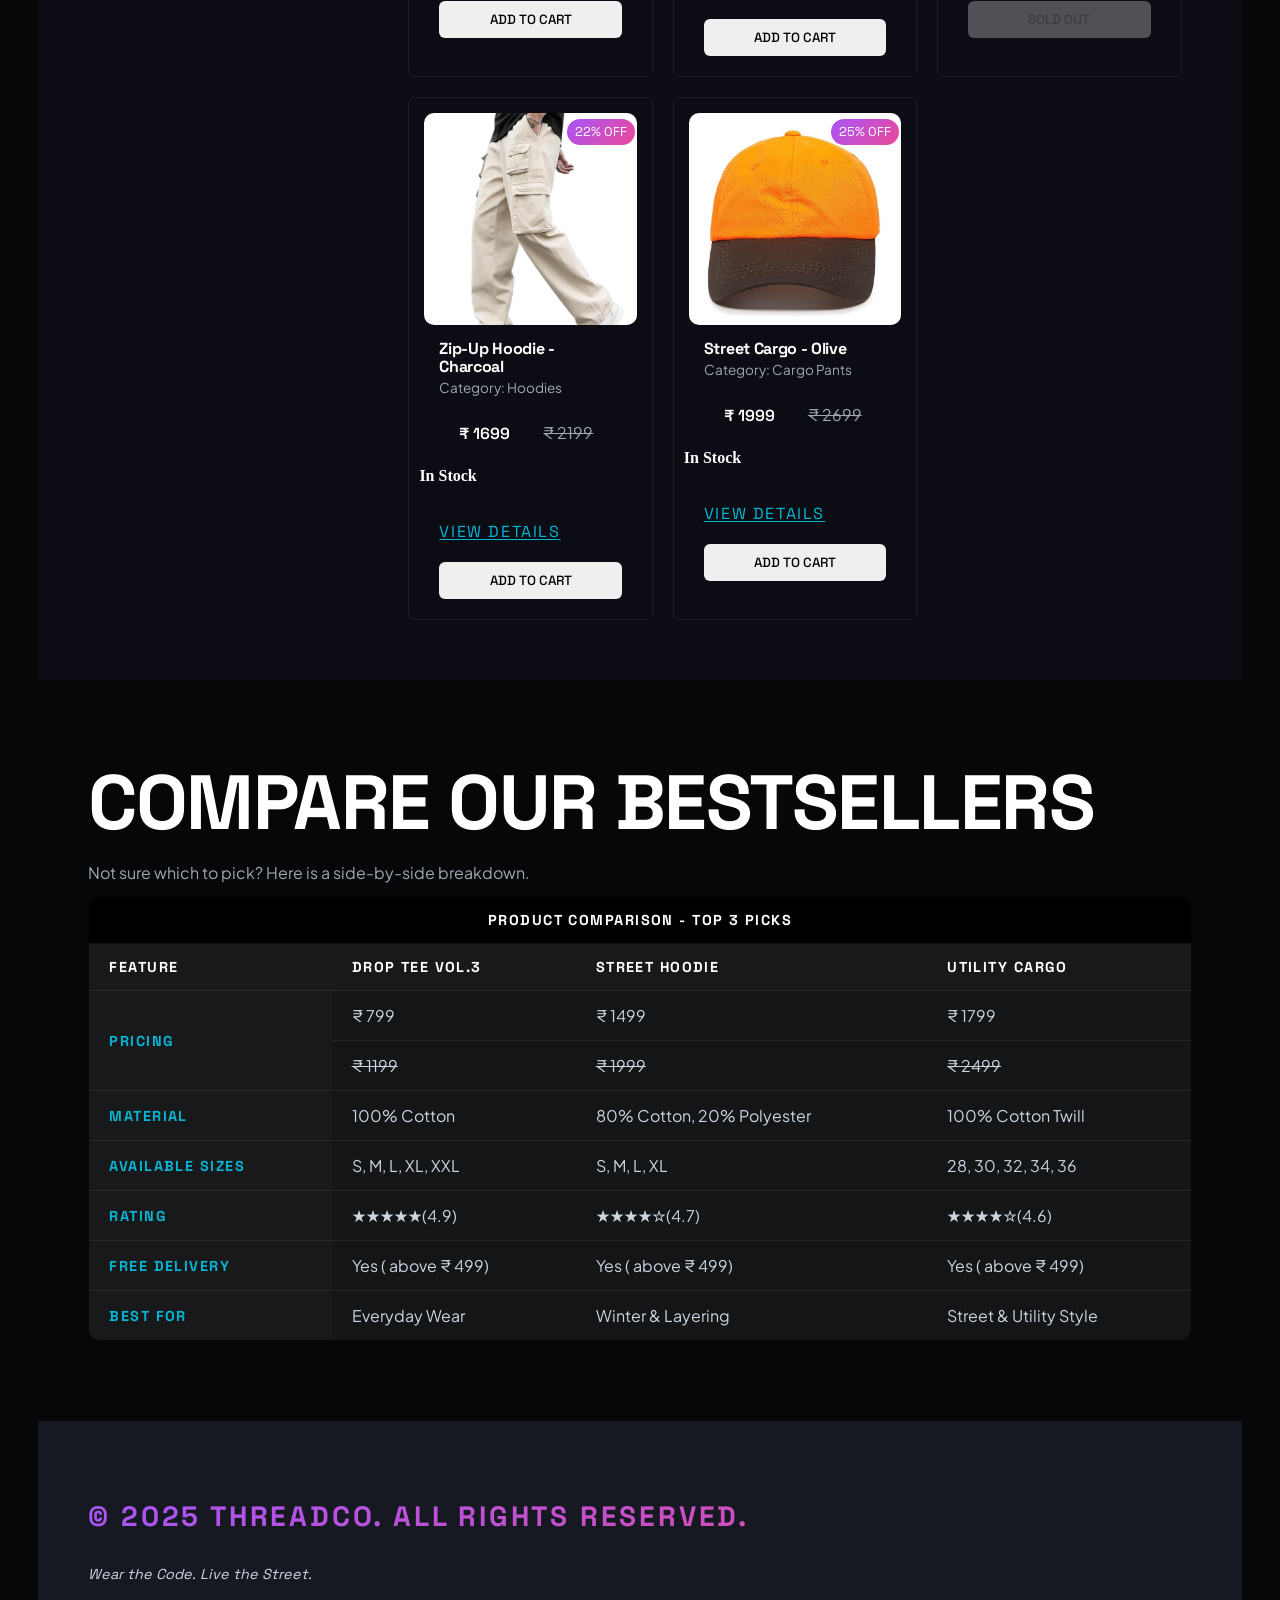
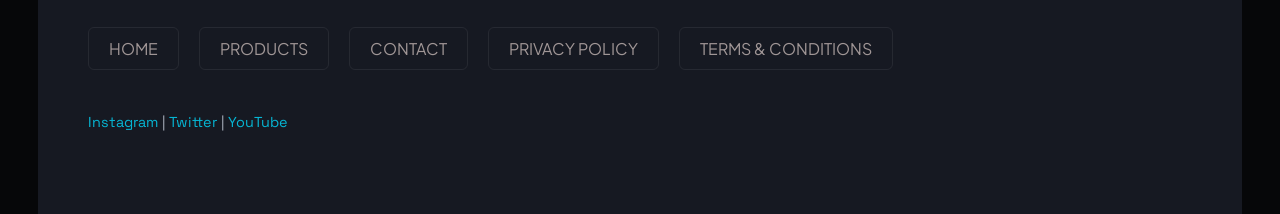
<file: products.html>
<!DOCTYPE html>
<html lang="en">
<head>
    <meta charset="UTF-8">
    <meta name="viewport" content="width=device-width, initial-scale=1.0">
    <title>ThreadCo - The Catalogue</title>
    <!-- <style>
        table,tr,td,th, tfoot {
            border: 1px solid black;
            border-collapse: collapse;
        }
    </style> -->
    <link rel="stylesheet" href="style.css">
</head>
<body>
    
  <header>
            <h1>ThreadCo</h1>
            <!-- <p><em>Wear the Code. Live the Street.</em></p> -->
            <nav>
                <ul>
                    <li><a href="index.html">Home</a></li>
                    <li><a href="products.html" target="_blank">Products</a></li>
                    <li><a href="product_detail.html" target="_blank">Product Detail</a></li>
                    <li><a href="contact.html" target="_blank">Contact</a></li>
                    <li><a id="cart"  href="#">Cart(0)</a></li>
                </ul>
            </nav>
    </header>

    <main>
        <section id="catalogue">
            <h2>The Catalogue</h2>
            <p>Fresh drops, every Friday. <strong>Limited stock. No restocks.</strong> Ever.</p>
            <p>Showing <strong>8 products</strong></p>
        </section>

        <div id="product-layout">
             <section id="sidebar">
            <h2>Filter By</h2>
            <hr>
            <h3>Category</h3>
            <ul>
                <li><input type="checkbox" id="ch"><label for="ch"> T-Shirts</label></li>
                <li><input type="checkbox" id="ch"><label for="ch"> Hoodies</label></li>
                <li><input type="checkbox" id="ch"><label for="ch"> Cargo Pants</label></li>
                <li><input type="checkbox" id="ch"><label for="ch"> Caps</label></li>
                <li><input type="checkbox" id="ch"><label for="ch"> Accessories</label></li>
            </ul>
            <br>
            <p><strong>Price Range (&#8377;)</strong></p>
            <br>
            <form action="">
                <label for="min">Min:</label>
                <br>
                <input type="number" id="min" min="0" name="min" placeholder="1">
                <br>
                <label for="max">Max:</label>
                <br>
                <input type="number" name="max" id="max"  max="10" placeholder="5000">
            </form>
            <br>
            <p><strong>Sort By</strong></p>
            <select name="sort-by" id="sort-by">
                <option value="">Most Popular</option>
                <option value="">Price: Low to High</option>
                <option value="">Price: High to Low</option>
                <option value="">Newest First</option>
            </select>
            <br><br>
            <button type="submit">Apply Filters</button>
            <button type="reset">Clear All</button>
             </section>

             <section id="products">
            <h2>All Products</h2>
            <div class="grid">
            <article>
                <figure>
                    <img src="Product 1.jpeg" alt="">
                    <figcaption>Oversized Drop Tee Vol.3</figcaption>
                </figure>
                <h3>Oversized Drop Tee Vol.3</h3>
                <p>Category: T-Shirts</p>
                <p><strong>&#8377; 799</strong> <s>&#8377; 1199</s></p>
                <p><mark>33% OFF</mark></p>
                <strong>In Stock</strong>
                <br><br>
                <a href="">View Details</a>
                <button>Add to Cart</button>
            </article>
            
            <article>
                <figure>
                    <img src="product 2.jpg" alt="">
                    <figcaption>Street Hoodie - Olive</figcaption>
                </figure>
                <h3>Street Hoodie - Olive</h3>
                <p>Category: Hoodies</p>
                <p><strong>&#8377; 1499</strong> <s>&#8377; 1999</s></p>
                <p><mark>25% OFF</mark></p>
                <strong>In Stock</strong>
                <br><br>
                <a href="">View Details</a>
                <button>Add to Cart</button>
            </article>
                
                
            <article>
                <figure>
                    <img src="product 3.jpg" alt="">
                    <figcaption>Utility Cargo - Beige</figcaption>
                </figure>
                <h3>Utility Cargo - Beige</h3>
                <p>Category: Cargo Pants</p>
                <p><strong>&#8377; 1799</strong> <s>&#8377; 2499</s></p>
                <p><mark>28% OFF</mark></p>
                <strong>In Stock</strong>
                <br><br>
                <a href="">View Details</a>
                <button>Add to Cart</button>
            </article>

            <article>
                <figure>
                    <img src="product 4.jpg" alt="">
                    <figcaption>TC 6-Panel Cap</figcaption>
                </figure>
                <h3>TC 6-Panel Cap</h3>
                <p>Category: Caps</p>
                <p><strong>&#8377; 499</strong> <s>&#8377; 699</s></p>
                <p><mark>28% OFF</mark></p>
                <strong>In Stock</strong>
                <br><br>
                <a href="">View Details</a>
                <button>Add to Cart</button>
            </article>
             
            <article>
                <figure>
                    <img src="Product 1.jpeg" alt="">
                    <figcaption>Monogram Tote Bag - Cream</figcaption>
                </figure>
                <h3>Monogram Tote Bag - Cream</h3>
                <p>Category: Accessories</p>
                <p><strong>&#8377; 349</strong> <s>&#8377; 499</s></p>
                <p><mark>30% OFF</mark></p>
                <strong>In Stock</strong>
                <br><br>
                <a href="">View Details</a>
                <button>Add to Cart</button>
            </article>
            
            <article>
                <figure>
                    <img src="product 2.jpg" alt="">
                    <figcaption>Acid Wash Tee - White</figcaption>
                </figure>
                <h3>Acid Wash Tee - White</h3>
                <p>Category:  T-Shirts</p>
                <p><strong>&#8377; 899</strong> <s>&#8377; 1299</s></p>
                <p><mark>30% OFF</mark></p>
                <s>Out of Stock</s>
                <br><br>
                <a href="">View Details</a>
                <button type="button" id="sold-out" disabled>Sold Out</button>
            </article>
                
                
            <article>
                <figure>
                    <img src="product 3.jpg" alt="">
                    <figcaption>Zip-Up Hoodie - Charcoal</figcaption>
                </figure>
                <h3>Zip-Up Hoodie - Charcoal</h3>
                <p>Category: Hoodies</p>
                <p><strong>&#8377; 1699</strong> <s>&#8377; 2199</s></p>
                <p><mark>22% OFF</mark></p>
                <strong>In Stock</strong>
                <br><br>
                <a href="">View Details</a>
                <button>Add to Cart</button>
            </article>

            <article>
                <figure>
                    <img src="product 4.jpg" alt="">
                    <figcaption>Street Cargo - Olive</figcaption>
                </figure>
                <h3>Street Cargo - Olive</h3>
                <p>Category: Cargo Pants</p>
                <p><strong>&#8377; 1999</strong> <s>&#8377; 2699</s></p>
                <p><mark>25% OFF</mark></p>
                <strong>In Stock</strong>
                <br><br>
                <a href="">View Details</a>
                <button>Add to Cart</button>
            </article>
            </div>
             </section>

        </div>

        <section class="best-sellers compare-best-sellers">
            <h2>Compare Our Bestsellers</h2>
            <p>Not sure which to pick? Here is a side-by-side breakdown.</p>
            <div class="table-scroll">
                <table>
                <tr>
                    <th colspan="4">Product Comparison - Top 3 Picks</th>
                </tr>

                <tr>
                    <th>Feature</th>
                    <th>Drop Tee Vol.3</th>
                    <th>Street Hoodie</th>
                    <th>Utility Cargo</th>
                </tr>

                <tr>
                    <th rowspan="2">Pricing</th>
                    <td>&#8377; 799</td>
                    <td>&#8377; 1499</td>
                    <td>&#8377; 1799</td>
                </tr>

                <tr>
                    <td><s>&#8377; 1199</s></td>
                    <td><s>&#8377; 1999</s></td>
                    <td><s>&#8377; 2499</s></td>
                </tr>

                <tr>
                    <th>Material</th>
                    <td>100% Cotton</td>
                    <td>80% Cotton, 20% Polyester</td>
                    <td>100% Cotton Twill</td>
                </tr>

                <tr>
                    <th>Available Sizes</th>
                    <td>S, M, L, XL, XXL</td>
                    <td>S, M, L, XL</td>
                    <td>28, 30, 32, 34, 36</td>
                </tr>

                <tr>
                    <th>Rating</th>
                    <td>&#9733;&#9733;&#9733;&#9733;&#9733;(4.9)</td>
                    <td>&#9733;&#9733;&#9733;&#9733;&#9734;(4.7)</td>
                    <td>&#9733;&#9733;&#9733;&#9733;&#9734;(4.6)</td>
                </tr>

                <tr>
                    <th>Free Delivery</th>
                    <td>Yes ( above &#8377; 499)</td>
                    <td>Yes ( above &#8377; 499)</td>
                    <td>Yes ( above &#8377; 499)</td>
                </tr>

                <tr>
                    <th>Best For</th>
                    <td>Everyday Wear</td>
                    <td>Winter & Layering</td>
                    <td>Street & Utility Style</td>
                </tr>
                </table>
             </div>
        </section>

    </main>

    <footer id="footer">
        <h3>&copy; 2025 ThreadCo. All rights reserved.</h3>
        <p><em>Wear the Code. Live the Street.</em></p>

       <nav>
             <ul>
            <li><a href="">Home</a></li>
            <li><a href="">Products</a></li>
            <li><a href="">Contact</a></li>
            <li><a href="">Privacy Policy</a></li>
            <li><a href="">Terms & Conditions</a></li>
        </ul>
       </nav>
        <p><a href="">Instagram</a> | <a href="">Twitter</a> | <a href="">YouTube</a></p>
    </footer> 
</body>
</html>
</file>
<file: style.css>
@import url('https://fonts.googleapis.com/css2?family=Plus+Jakarta+Sans:wght@300;400;500;600;700;800&family=Space+Grotesk:wght@400;500;600;700;800&display=swap');


* {
    padding: 0;
    margin: 0;
    box-sizing: border-box;
}
:root {
 /* Brand Theme Colors */
 --color-primary:        #a855f7;
 --color-primary-glow:   rgba(168, 85, 247, 0.25);
 --color-secondary:      #ec4899;
 --color-secondary-glow: rgba(236, 72, 153, 0.25);
 --color-accent:         #06b6d4;


 /* Base & Layout Backgrounds */
 --color-bg-base:        #060709;
 --color-bg-section:     #0c0d14;
 --color-bg-footer:      #161922;
 --color-surface:        #11131a;
 --color-surface-muted:  #1e212f;


 /* Borders */
 --color-border:         rgba(255, 255, 255, 0.07);


 /* Typography Text Colors */
 --white:                #ffffff;
 --color-text-body:      #cbd5e1;
 --color-text-muted:     #9fa6b2;
  --font-display: 'Space Grotesk', sans-serif;
 --font-body:    'Plus Jakarta Sans', sans-serif;
 --radius-sm:  6px;
 --radius-md:  12px;
 --radius-lg:  20px;
 --shadow-sm:  0 4px 12px rgba(0,0,0,0.5);
 --shadow-md:  0 12px 36px rgba(0,0,0,0.7);
 --shadow-lg:  0 24px 64px rgba(0,0,0,0.9);
  --gradient-accent: linear-gradient(135deg, var(--color-primary) 0%, var(--color-secondary) 100%);
 --gradient-secondary: linear-gradient(135deg, var(--color-accent) 0%, #3b82f6 100%);
}
html{
    font-size: 16px;
}

 h1, h2, h3, h4, h5, h6 {
 font-family: var(--font-display);
 font-weight: 700;
 line-height: 1.1;
 letter-spacing: -0.02em;
 color: var(--white);
}


h1 { font-size: clamp(2.4rem, 6vw, 5rem); }
h2{
     /* font-size: clamp(1.8rem, 4vw, 3rem);  */
     font-size: clamp(2rem, 6vw , 5rem);    
}
h3 { font-size: clamp(1.2rem, 2.5vw, 1.75rem); }
h4 { font-size: 1.125rem; font-weight: 600; }
p  { font-size: 1rem; line-height: 1.7; color: var(--color-text-muted); }


small { font-size: 0.8rem; color: var(--color-text-muted); }
strong { color: var(--white); font-weight: 600; }
em { color: var(--color-text-body); }

body{
    background-color: var(--color-bg-base);
    /* padding: 0 50px; */
    padding: 0 clamp(20px, 3vw, 40px) 0 clamp(20px, 3vw, 40px);
    opacity: 1;
    overflow-x: hidden;

}

ul {
    list-style: none;
}

a{
    /* color: inherit; */
    color:rgb(160, 150, 150);
    text-decoration: none;
}
header {
    position: fixed;
    background-color: rgba(0, 0, 0, 0.604);
    backdrop-filter: blur(10px);
    display: flex;
    left: 60px;
    right: 60px;
    border-bottom: 1px solid var(--color-border);
    justify-content: space-between;
    align-items: center;
    /* flex-wrap: wrap; */
    padding: 20px 30px;
    text-transform: uppercase;
}

header nav ul{
    display: flex;
    gap: 20px;
    flex-wrap: wrap;
    justify-content: center;

}

header h1{
    font-size: 2rem;
    letter-spacing: 0.07em;
    background: var(--gradient-accent);
    
    background-clip: text;
    -webkit-background-clip: text;

    color: transparent;
    -webkit-text-fill-color: transparent;
}
header nav a{
    font-family: var(--font-display);
    color: var(--color-text-muted);
    padding: 12px 20px;
    border-radius: var(--radius-sm);
    font-weight: 600;
    text-wrap: nowrap;
}

header nav a:hover{
    background-color: rgba(32, 31, 31, 0.605);
    color: var(--white);
}

header nav li:last-child a{
    background-color: var(--color-primary);
    color: var(--white);
}

/* #cart{
    background-color: var(--color-primary);
    color: var(--white);
} same as above cart thing*/

header nav li:last-child a:hover{
    background-color: var(--color-secondary);
}

main{
    padding-top: 80px;
}

#hero{
    min-height: 90vh;
    display: flex;
    justify-content: space-between;
    align-items: center;
    padding: 0 40px;
    gap: 30px;
    overflow: hidden;
}

.left-hero {
    display: flex;
    flex-direction: column;
    gap: 10px;
    max-width: 690px;
}

.left-hero h2{
    /* font-size: 5rem; */
    /* font-size: clamp(2rem, 6vw , 5rem); */
    text-transform: uppercase;
    /* max-width: 600px; */
}

.right-hero{
    display: flex;
    justify-content: center;
    align-items: center;
    height: 500px;
    min-width: 220px;
    position: relative;
    object-fit: cover;
}

.right-hero-image{
    /* height: 500px;
    width: 400px;
    width: 60%; */
    height: auto;
    max-width: 320px;
    border-radius: var(--radius-lg);
    z-index: 1;
    aspect-ratio: 3/4;
    box-shadow: var(--shadow-md);
    animation-name: img-up;
    animation-duration: 2s;
    /* animation-timing-function: linear; */
    animation-iteration-count: infinite;
    animation-direction: alternate;
    border-radius: var(--radius-md);
    overflow: hidden;
}

.right-hero-image img{
    max-width: 100%;
    height: auto;
    display: block;
}

@keyframes img-up {
    to{
        transform: translateY(0);
    }

    from{
        transform: translateY(-20px);
    }
}

.right-hero-image img:hover{
    box-shadow: var(--shadow-lg);
    border: 1px solid var(--color-primary);
}

.glow {
    width: 400px;
    height: 400px;
    border-radius: 50%;
    position: absolute;
    filter: blur(50px);
    opacity: 0.5;
    animation-name: glow-up;
    animation-duration: 6s;
    animation-timing-function: linear;
    animation-iteration-count: infinite;
    animation-delay: 1s;
    animation-direction: alternate;
    transition: all 4s linear;

}


@keyframes glow-up{
    from{
        opacity: 0.3;
    }

    to{
        opacity: 0.9;
    }
    
}

.orb1{
    top: 0%;
    left: 10%;
    background-color: var(--color-primary);
}

.orb2{
    bottom: 0%;
    right: 10%;
    background-color: var(--color-secondary);
}

#gradient-text{
    background: var(--gradient-accent);
    background-clip: text;
    -webkit-background-clip: text;
    color: transparent;
    -webkit-text-fill-color: transparent;    
}

#hero p{
    font-size: clamp(1rem, 1vw ,1.8rem);
    font-family: var(--font-body);
}

#cta{
    display: flex;
    gap: 20px;
    margin-top: 20px;
}
#cta a{
    /* border: 1px solid white; */
    padding: 15px 30px;
    border-radius: var(--radius-sm);
    text-transform: uppercase;
    font-family: var(--font-display);
    font-weight: 600;
    color: var(--white);
}

.btn1{
    background: var(--gradient-accent);
}

.btn1:hover{
    background-color: var(--color-primary);
    box-shadow: 0 10px 20px var(--color-primary-glow);
}

.btn2{
    border: 1px solid rgba(104, 104, 104, 0.926);
}

#week-drop{
    background-color: #0C0D14;
    padding: 80px 60px;
}

#week-drop h2{
    text-transform: uppercase;
}

#week-drop > p{
    margin: 15px 0;
    font-family: var(--font-body);
}

.cards{
    display: flex;
    flex-wrap: wrap;
    gap: 20px;
    margin-top: 40px;
}

article{
    position: relative;
    transition: all 0.5s linear 0s;
}

.cards article, .grid article{
    flex: 1 1 260px;
    display: flex;
    flex-direction: column;
    padding: 10px;
    border-radius: var(--radius-lg);
    overflow: hidden;
    border: 1px solid var(--color-border);

}

article h3{
    padding: 10px 20px 0;
    font-size: 1rem;
}

article p:first-of-type{
    padding: 0 20px;
    font-family: var(--font-body);
    font-size: 0.85rem;
}

article p span{
    color: var(--color-primary);
    font-weight: 700;

}

article p:nth-of-type(2){
    padding: 20px 20px;
    font-family: var(--font-body);
}

article p:nth-of-type(2) strong{
    padding: 20px 20px;
    font-family: var(--font-display);
}

article p:nth-of-type(2) s{
    margin-left: 10px;
}

article p:nth-of-type(3) mark{
    background: var(--gradient-accent);
    padding: 2px 8px;
    border-radius: var(--radius-lg);
    color: var(--white);
    font-family: var(--font-display);
    position: absolute;
    top: 4%;
    right: 7%;
    font-size: 0.8rem;
}

article > a{
    color: var(--color-accent);
    text-decoration: underline;
    text-transform: uppercase;
    letter-spacing: 0.1em;
    font-family: var(--font-display);
    text-underline-offset: 2px;
    padding: 0px 20px 10px;
}

article > a:hover{
    color: var(--color-secondary)
}

article > button{
    margin: 10px 20px;
    padding: 10px 20px;
    border-radius: var(--radius-sm);
    border: none;
    text-transform: uppercase;
    font-family: var(--font-display);
    font-weight: 500;
}

article > button:hover{
    color: var(--white);
    background-color: var(--color-primary);
    cursor: pointer;
}

article:hover{
    border: 1px solid var(--color-primary);
    box-shadow: 0 10px 50px var(--color-primary-glow);
    transform: translateY(-10px);
}
figure{
    position: relative;
    overflow: hidden;
    aspect-ratio: 3/4;
    border-radius: var(--radius-lg);
    overflow: hidden;
    padding: 5px;
}

.grid article figure{
    aspect-ratio: 4/4;
}

figcaption{
    display: none;
}

figure img{
    width: 100%;
    height: 100%;
    object-fit: cover;
    border-radius: 10px;
    transition: all 0.6s linear 0s;
}

figure img:hover{
    transform: scale(1.1);
}

.best-sellers{
    padding: 80px 50px;

}

.best-sellers h2{
    text-transform: uppercase;
    margin-bottom: 15px;
    /* text-align: center; */
}

.best-sellers table{
    width: 100%;
    border: 1px solid white;
    border-radius: var(--radius-md);
    overflow: hidden;
    border-collapse: collapse;
}

th[colspan="5"]{
    background: var(--gradient-accent);
    padding: 14px 20px;
    letter-spacing: 0.1em;
    text-transform: uppercase;
    font-family: var(--font-display);
    font-size: 1.1rem;
    text-align: center;
    color: white;
}

th{
    padding: 14px 20px;
    text-align: left;
    background-color: rgba(255, 255, 255, 0.07);
    font-family: var(--font-display);
    text-transform: uppercase;
    color: var(--color-text-muted);
    letter-spacing: 0.1em;
    font-size: 0.9rem;
}

td{
    padding: 14px 20px;
    font-family: var(--font-body);
    color: var(--color-text-body);
    background-color: rgba(30, 30, 30, 0.605);
    border-top: 1px solid var(--color-border);
}

tr:hover td{
    background-color: rgba(255, 255, 255, 0.07);
}

#best-sellers-month tr:hover td:first-child{
    color: var(--color-secondary);
}

#why-threadco{
     padding: 80px 50px;
   
}

#why-threadco h2{
     text-transform: uppercase;
     margin-bottom: 10px;
}

#why-threadco p{
    font-family: var(--font-body);
    margin-bottom: 5px;
}

#why-threadco ul{
      display: flex;
      color: white;
      flex-wrap: wrap;
      gap: 20px;
}

#why-threadco ul li{
    flex: 1 1 240px;
    background-color: var(--color-surface);
    padding: 24px;
    border-radius: var(--radius-md);
    border: 1px solid var(--color-border);
    border-left: 4px solid var(--color-accent);
    font-family: var(--font-body);
    color: var(--color-text-muted);
    font-size: 0.9rem;
}

#why-threadco ul li:hover{
    border-left: 4px solid var(--color-primary);
}

#why-threadco ul li strong{
    display: block;
    font-family: var(--font-display);
    margin-bottom: 10px;
    font-size: 1.2rem;
}

#why-threadco h3{
    margin-top: 40px;
}

#why-threadco dl{
    border-top: 1px solid var(--color-border);
    margin: 10px;
    color: white;
    display: flex;
    flex-wrap: wrap;
    padding: 30px 0;
    gap: 10px;
}

#why-threadco dl section{
    flex: 1 1 270px;
    border: 1px solid var(--color-border);
    padding: 24px;
    border-radius: var(--radius-md);
}

#why-threadco dl section:hover{
    background-color: rgba(255, 255, 255, 0.07);
    border: 1px solid var(--color-primary);
}

#why-threadco dl dt{
    color: var(--color-accent);
    font-family: var(--font-display);
    margin-bottom: 10px;
    text-transform: uppercase;
}

#why-threadco dl dd{
    font-family: var(--font-body);
    color: var(--color-text-muted);
    font-size: 0.9rem;   
}

#get-early{
    background-color: var(--color-surface);
    text-align: center;
    padding: 120px 30px;
}

#get-early h2{
    text-transform: uppercase;
    padding: 15px 0;
}

#get-early p{
    font-family: var(--font-body);
    padding: 20px 0;
    font-size: 1.1rem;
    max-width: 550px;
    margin: auto;
}

#get-early form label{
    display: none;
}

#get-early form{
    display: flex;
    margin: auto;
    border: 1px solid var(--color-border);
    border-radius: var(--radius-sm);
    max-width: 550px;
    overflow: hidden;
}

#get-early input[type="email"]{
    flex: 1;
    padding: 14px 30px;
    background: transparent;
    border: none;
    outline: none;
    color: white;
    font-family: var(--font-body);
    background-color: rgba(50,50,50,0.305);   
}

#get-early form button{
    font-family: var(--font-display);
    letter-spacing: 0.2em;
    background: var(--gradient-accent);
    text-transform: uppercase;
    padding: 14px 30px;   
    border: none;
    color: white;
    font-weight: 700;
}

#get-early small{
    font-family: var(--font-body);
}

#footer{
    background-color: var(--color-bg-footer);
    padding: 80px 50px;
}

#footer h3{
    text-transform: uppercase;
    background: var(--gradient-accent);
    background-clip: text;
    -webkit-background-clip: text;
    color: transparent;
    -webkit-text-fill-color: transparent;
    letter-spacing: 0.1em;
    margin-bottom: 10px;
}

#footer p{
    font-size: 1.2rem;
    font-family: var(--font-display);
}

#footer nav ul{
    display: flex;
    gap: 20px;
    margin: 40px 0;
    flex-wrap: wrap;
}

#footer nav ul li{
    border: 1px solid var(--color-border);
    border-radius: var(--radius-sm);
    padding: 10px 20px;
    text-transform: uppercase;
    font-family: var(--font-body);
}

#footer nav ul li:hover{
    border: 1px solid var(--color-primary);
}

#footer p{
    margin-top: 30px;
    font-size: 0.9rem;
}

#footer p a{
    color: var(--color-accent);
}

#footer p a:hover{
    color: var(--color-secondary);
}


/* product.html */


#catalogue{
    padding: 120px 48px;
}

#catalogue h2{
    text-transform: uppercase;
    /* font-size: 4rem; */
    padding-bottom: 20px 0;
}

#catalogue p{
    font-family: var(--font-body);
    font-size: 1.1rem;
}

#product-layout{ /* sidebar + products (heading + grid) */
    display: grid;
    grid-template-columns: 280px 1fr;
    background-color: var(--color-bg-section);
    padding: 60px;
    gap: 30px;
    position: relative;
    align-items: start;
}

#sidebar{
    background-color: #171822;
    border-radius: var(--radius-md);
    position: sticky;
    padding: 20px;
    min-height: 40px;
}

#sidebar h2{
    text-transform: uppercase;
    color: var(--color-primary);
    font-size: 0.8rem;
    letter-spacing: 0.2em;

    padding-bottom: 10px;
}

#sidebar hr{
    opacity: 0.1;
    height: 0.5px;
}

#sidebar h3{
    padding-top: 30px;
    padding-bottom: 20px;
    text-transform: uppercase;
    font-size: 0.8rem;
    letter-spacing: 0.1em;
}

#sidebar ul{
    display: flex;
    flex-direction: column;
    gap: 10px;
    color: var(--color-text-muted);
    font-family: var(--font-body);
}

#sidebar ul li{
    display: flex;
    gap: 10px;
}

#sidebar input[type="checkbox"]{
    accent-color: var(--color-primary);
    width: 18px;
    height: 18px;
    cursor: pointer;
}

#sidebar label{
    cursor: pointer;
    color: var(--color-text-muted);
    font-family: var(--font-body);
}

#sidebar input[type="number"]{
    width: 100%;
    margin: 10px 0;
    padding: 8px 10px;
    background-color: rgba(0,0,0,0.9);
    border: 1px solid var(--color-border);
    border-radius: var(--radius-sm);
    outline: none;
    color: white;
    font-size: 0.9rem;
}

#sidebar input[type="number"]:focus{
    border-color: var(--color-primary);
}

#sidebar select{
    width: 100%;
    margin: 10px 0;
    padding: 8px 10px;
    background-color: rgba(0,0,0,0.9);
    border: 1px solid var(--color-border);
    border-radius: var(--radius-sm);
    outline: none;
    color: white;
    font-size: 0.9rem;
}

#sidebar button{
    width: 100%;
    margin: 10px 0;
    padding: 8px 10px;
    border: 1px solid var(--color-border);
    font-size: 1rem;
    font-family: var(--font-display);
    text-transform: uppercase;
    border-radius: var(--radius-sm);
    font-weight: 600;
    cursor: pointer;
}

#sidebar button:nth-of-type(2){
    background-color: transparent;
    color: var(--color-text-muted);
}

#products h2{
    text-transform: uppercase;
    color: var(--color-text-muted);
    /* font-size: 1.3rem; */
    padding-bottom: 20px;
}

.grid{
    display: grid;
    grid-template-columns: repeat(auto-fit, minmax(240px, 1fr));
    gap: 20px;
}

.grid article{
    border-radius: var(--radius-sm);
}

#products article:nth-child(6) button:hover{
    cursor:not-allowed;
    background-color: #505156;
}

.compare-best-sellers p{
    font-size: 1rem;
    font-family: var(--font-body);
    margin-bottom: 10px;
}

.compare-best-sellers table tr:first-child th{
    background-color: black;
    text-align: center;
    color: var(--white);
}

.compare-best-sellers table tr th, .compare-best-sellers table tr td{
    border: none;   
}

.compare-best-sellers table tr:nth-of-type(2) th{
    color: var(--white);
}


.compare-best-sellers table tr th{
    color: var(--color-accent);
}

.compare-best-sellers table tr{
    border: 1px solid var(--color-border);
}


/* product_detail.html */

nav{
    color: var(--color-text-muted);;
}

nav[aria-label="breadcrumb"] {
    display: inline-block;
    padding: 15px 30px;
    color: var(--color-text-muted);
    font-family: var(--font-body);
    font-size: 0.8rem;
}

nav[aria-label="breadcrumb"] a{
    display: inline-block;
    padding: 0px 3px;
    color: var(--color-primary);
}

nav[aria-label="breadcrumb"] a:hover{
    color: var(--color-secondary);
}

#product-detail{
    display: flex;
    padding: 40px 30px;
    flex-wrap: wrap;
    justify-content: center;
    gap: 40px;
}

#product-detail figure{
    flex: 0 0 50%;
}

#product-detail div{
    flex: 1;
}

.product-detail-left h2{
    text-transform: uppercase;
    margin-bottom: 20px;
}

.product-detail-left p{
    font-family: var(--font-body);
    font-size: 1.05rem;
}

.product-detail-left mark{
    background: var(--gradient-accent);
    padding: 8px 16px;
    border-radius: var(--radius-lg);
    color: var(--white);
    font-family: var(--font-display);
    top: 4%;
    right: 7%;
    font-size: 0.8rem;
}

.product-detail-left p:nth-of-type(2){
    display: flex;
    align-items: center;
    gap: 15px;
    /* margin-bottom: 15px; */
}

.product-detail-left p:nth-of-type(2) strong{
    font-size: 2.5rem;
    font-family: var(--font-display);
}

.product-detail-left label{
    display: block;
    color: white;
    text-transform: uppercase;
    font-family: var(--font-display);
    letter-spacing: 0.1em;
    font-size: 0.9rem;
}

.product-detail-left input[type="number"] , .product-detail-left select{
    background-color: rgba(255, 255, 255, 0.07);
    border: 1px solid var(--color-border);
    outline: none;
    padding: 10px 20px;
    margin: 10px 0;
    width: 100%;
    max-width: 300px;
    color: white;
    border-radius: var(--radius-sm);
}

.product-detail-left input[type="number"]:focus , .product-detail-left select:focus{
    border-color: var(--color-primary);
}

.product-detail-left a{
    margin-left: 10px;
    font-family: var(--font-body);
    text-decoration: underline;
    color: var(--color-accent);
    font-size: 0.9rem;
    text-underline-offset: 4px;
}

.product-detail-btns{
    display: flex;
    gap: 10px;
}

.product-detail-btns button{
    flex: 1;
    padding: 10px;
    font-size: 1.1rem;
    text-transform: uppercase;
    font-family: var(--font-display);
    border: none;
    border-radius: var(--radius-sm);
    color: white;
    font-weight: 600;
}

.product-detail-btns button:first-child{
    flex: 1.5;
    background: var(--gradient-accent);
}

.product-detail-btns button:nth-of-type(2){
    background-color: transparent;
    border: 1px solid white;
}

.product-detail-btns button:nth-of-type(2):hover{
    background-color: white;
    color: black;
}

.product-detail-left ul{
    display: flex;
    flex-direction: column;
    color: white;
    gap: 10px;
    padding: 30px;
    border: 1px solid var(--color-border);
    border-left: 3px solid var(--color-accent);
    background-color: var(--color-surface);
    border-radius: var(--radius-md);
}

.product-detail-left ul li{
    color: var(--color-text-muted);
    font-family: var(--font-body);
}

#size-chart{
    padding: 70px;
    background-color: var(--color-bg-section);
}

#size-chart h2{
    text-transform: uppercase;
    margin: 10px 0;
}

#size-chart p{
    font-family: var(--font-body);
}

#size-chart caption{
    color: var(--color-text-muted);
    margin-top: 30px;
    margin-bottom: 10px;
    font-family: var(--font-body);
    font-size: 0.9rem;
}

#size-chart table tr:first-child th{
    background-color: black;
    color: white;
    text-align: center;
}

#size-chart table {
    border-top: none;
    border-radius: var(--radius-md);
}

#size-chart table tr:nth-of-type(2) th{
    color: white;
}

#size-chart table tr th, #size-chart table tr td{
    background-color: #11141B;
}

#size-chart table tr:hover th, #size-chart table tr:hover td{
    background-color: #11141b81;
}

#product-details {
    color: white;
    padding: 80px 40px;
}

#product-details dl{
    display: flex;
    flex-direction: column;
    gap: 10px;
}

#product-details dl div{
    display: flex;
    border-top: 1px solid var(--color-border);
    width: 100%;
    max-width: 800px;
    gap: 10px;
    padding: 8px 0;
    margin-top: 10px;
    align-items: center;
}

#product-details dl div dt{
    flex: 1;
    color: var(--color-text-muted);
    font-family: var(--font-display);
}

#product-details dl div dd{
    flex: 2;
    font-family: var(--font-body);
}

.customer-reviews{
    background-color: var(--color-bg-section);
    padding: 80px 40px;
}

.customer-reviews h2{
    text-transform: uppercase;
    padding: 10px 0;
}

.customer-reviews-details{
    display: flex;   
    gap: 20px;
    margin: 20px 0;
}

.customer-reviews-details article{
    flex: 1; 
    border-radius: var(--radius-sm);
    border: 1px solid var(--color-border);
    background-color: var(--color-surface);
    padding: 30px;
}

.customer-reviews-details article p:first-of-type{
    color: #F59E0D;
}

.might-also-like{
    padding: 40px 30px;   
}

.might-also-like h3{
    padding: 30px 0;   
}

.also-like-items{
    display: flex;
    gap: 20px;
    flex-wrap: wrap;
}

.also-like-items article{
    flex: 1;
    border: 1px solid var(--color-border);
    padding: 10px;
    border-radius: var(--radius-lg);
    background-color: var(--color-surface);
}

.also-like-items article figure{
    aspect-ratio: 1;
}


/* contact.html page */

.get-in-touch{
    padding: 140px 30px;
}

.get-in-touch h2{
    /* font-size: 4.5rem; */
    text-transform: uppercase;
}

.get-in-touch p{
    font-family: var(--font-body);
    padding-top: 20px;
}

.details{
    background-color: var(--color-bg-section);
    display: flex;
    padding: 100px 70px;
    gap: 70px;
    align-items: flex-start;
}

.send-us-message{
    flex:1;
    padding-top: 80px;
}

.our-details{
    flex: 0 0 360px;
}

.send-us-message h2, .our-details h2{
    /* font-size: 1.5rem; */
    text-transform: uppercase;
}

.send-us-message fieldset{
    background-color: var(--color-surface);
    border-radius: var(--radius-md);
    border: 1px solid var(--color-border);
    margin-top: 40px;
    padding: 30px;
}

.send-us-message legend{
    color: var(--color-primary);
    font-family: var(--font-display);
    text-transform: uppercase;
    font-weight: 500;
    font-size: 0.8rem;
}

.send-us-message label{
    display: block;
    color: var(--white);
    text-transform: uppercase;
    font-family: var(--font-display);
    font-size: 0.8rem;
    padding: 20px 0 10px;
}

.send-us-message input[type="text"],
.send-us-message input[type="email"],
.send-us-message input[type="tel"],
.send-us-message select,
.send-us-message textarea{
    width: 100%;
    border-radius: var(--radius-sm);
    border: 1px solid var(--color-border);
    background-color: rgba(0,0,0,0.5);
    padding: 20px 10px;
    font-size: 1.1rem;
    color: white;
    outline: none;
}

.send-us-message input:focus,
.send-us-message select:focus,
.send-us-message textarea:focus{
    border-color: var(--color-primary);
}

.send-us-message small{
    display: block;
    font-family: var(--font-display);
    padding-top: 5px;
}

.consent{
    display: flex;
    align-items: center;
    gap: 5px;
    margin: 20px 0;
}
.consent input{
    width: 20px;
    height: 20px;
    accent-color: var(--color-primary);
}
.consent label{
    padding: 0;
    /* margin-top: 2px; */
}

.send-us-message input::placeholder,
.send-us-message select::placeholder,
.send-us-message textarea::placeholder{
    font-family: var(--font-body);
}

.contact-btns{
    display: flex;
    margin: 40px 0;
    gap: 10px;
}

.contact-btns button{
    padding: 10px 20px;
    border-radius: var(--radius-sm);
    outline: none;
    border: 1px solid var(--color-border);
    font-family: var(--font-display);
    text-transform: uppercase;
    font-weight: 500;
}

.contact-btns button:first-child{
    background: var(--gradient-accent);
    color: white;
    border: none;
}

.contact-btns button:last-child{
    color: var(--color-text-muted);
    background: none;
}

.send-us-message input[type="file"]{
    color: var(--color-text-muted);
}

.our-details{
    position: sticky;
    top: 100px;
}

.our-details address{
    background-color: var(--color-surface);
    padding: 40px;
    border: 1px solid var(--color-border);
    border-left: 3px solid var(--color-primary);
    color: white;
    margin: 30px 0;
    border-radius: var(--radius-md);
    font-style: normal;
    font-family: var(--font-body);
    color: var(--color-text-muted);
}

.our-details address strong{
    font-size: 1.3rem;
    font-family: var(--font-display);
    margin-bottom: 30px;
    display: inline-block;
}

.our-details address a{
    color: var(--color-accent);
    text-decoration: underline;
    text-underline-offset: 5px;
    margin-bottom: 10px;
    display: inline-block;
}

.our-details address a:hover{
    color: var(--color-primary);
}

.our-details div:first-of-type{
    font-size: 0.8rem;
    padding-bottom: 7px;
    color: var(--color-text-muted);
    letter-spacing: 0.1em;
    text-transform: uppercase;
    margin-bottom: 30px;
}

.our-details div:first-of-type h3, .our-details div:last-of-type h3{
    font-size: 0.8rem;
    padding-bottom: 7px;
    color: var(--color-text-muted);
    letter-spacing: 0.1em;
    text-transform: uppercase;
}

.our-details div:first-of-type table{
    border-collapse: collapse;
    border-radius: var(--radius-md);
    overflow: hidden;
}

.our-details div:last-of-type ul{
    display: flex;
    flex-direction: column;
    gap: 10px;
}

.our-details div:last-of-type ul li{
    border: 1px solid var(--color-border);
    border-radius: var(--radius-sm);
    padding: 15px 25px;
    font-family: var(--font-body);
    background-color: var(--color-surface);
}

.our-details div:last-of-type ul li:hover{
    color: var(--white);
    border-color: var(--color-primary);
}

.common-questions{
    padding: 80px 40px;
    color: white;
}

.common-questions h2{
    text-transform: uppercase;    
}

.common-questions p{
    font-family: var(--font-body);
}
.common-questions details{
    font-family: var(--font-body);
    border-top: 1px solid var(--color-border);
    padding: 30px 0;
}

.common-questions details:last-of-type{
    border-bottom: 1px solid var(--color-border);
}

.common-questions details[open]{
    color: var(--color-primary);
}

.common-questions summary{
    list-style: none;
    display: flex;
    justify-content: space-between;
    align-items: center;
    font-family: var(--font-display);
    font-weight: 500;
}

.common-questions summary::after{
    content: "+";
    font-size: 2rem;
    font-weight: 500;
    transition: all 0.4s linear;
}

.common-questions details[open] summary::after{
    color: var(--color-primary);
    transform: rotate(45deg);
}

.common-questions p{
    padding-top: 30px;
    width: 100%;
    max-width: 900px;
}


/* Adding responsiveness 
1-Large Screens / Desktops

2-Medium Screens / Tablets

3-Small Screens / Mobiles

*/
@media (max-width: 1200px){
    
    header {
    left: 0px;
    right: 0px;
    }

    #hero{
        flex-direction: column;
        text-align: center;
    }

    .left-hero{
        justify-content: center;
        align-items: center;
    }



}

@media (max-width: 992px){
    header{
        flex-direction: column;
        gap: 10px;
    }

    header nav a{
        padding: 6px 10px;
        font-size: 0.9rem;
    }
}

@media (max-width: 768px){
    header{
        position: static;
    }

    main{
        padding-top: 0;
    }

    .best-sellers{
        padding: 60px 10px;
    }

    .table-scroll{
        overflow-x: scroll;
        /* scrollbar-width: none; */
    }
    #product-layout{
        display: flex;
        flex-direction: column;
    }

    #sidebar{
        position: static;
        width: 100%;
    }

}

@media (max-width: 480px){
    header{
        padding: 10px 15px;
    }

    #cta{
        flex-direction: column;
    }

    #get-early form{
        flex-direction: column;
    }

    #week-drop{
        padding: 40px 10px;
    }

    body{
        padding: 0;
    }
}
</file>
